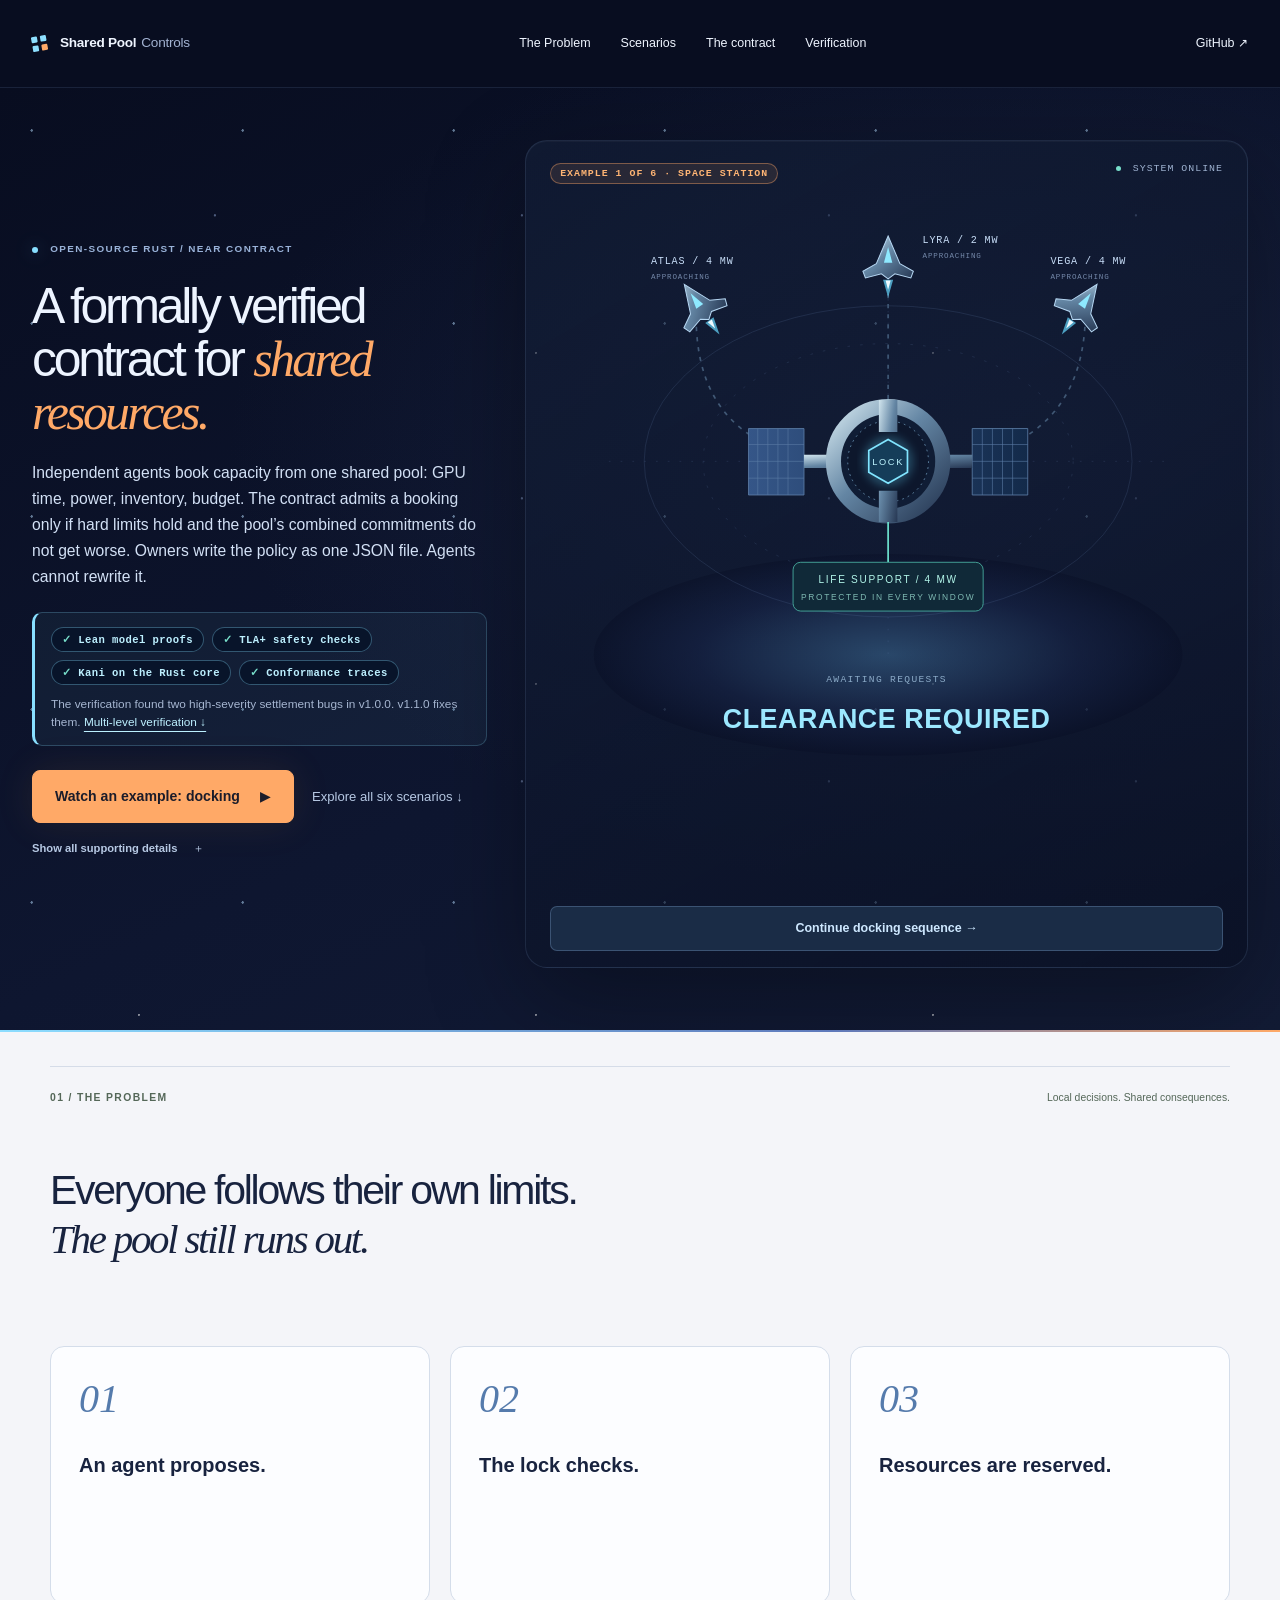
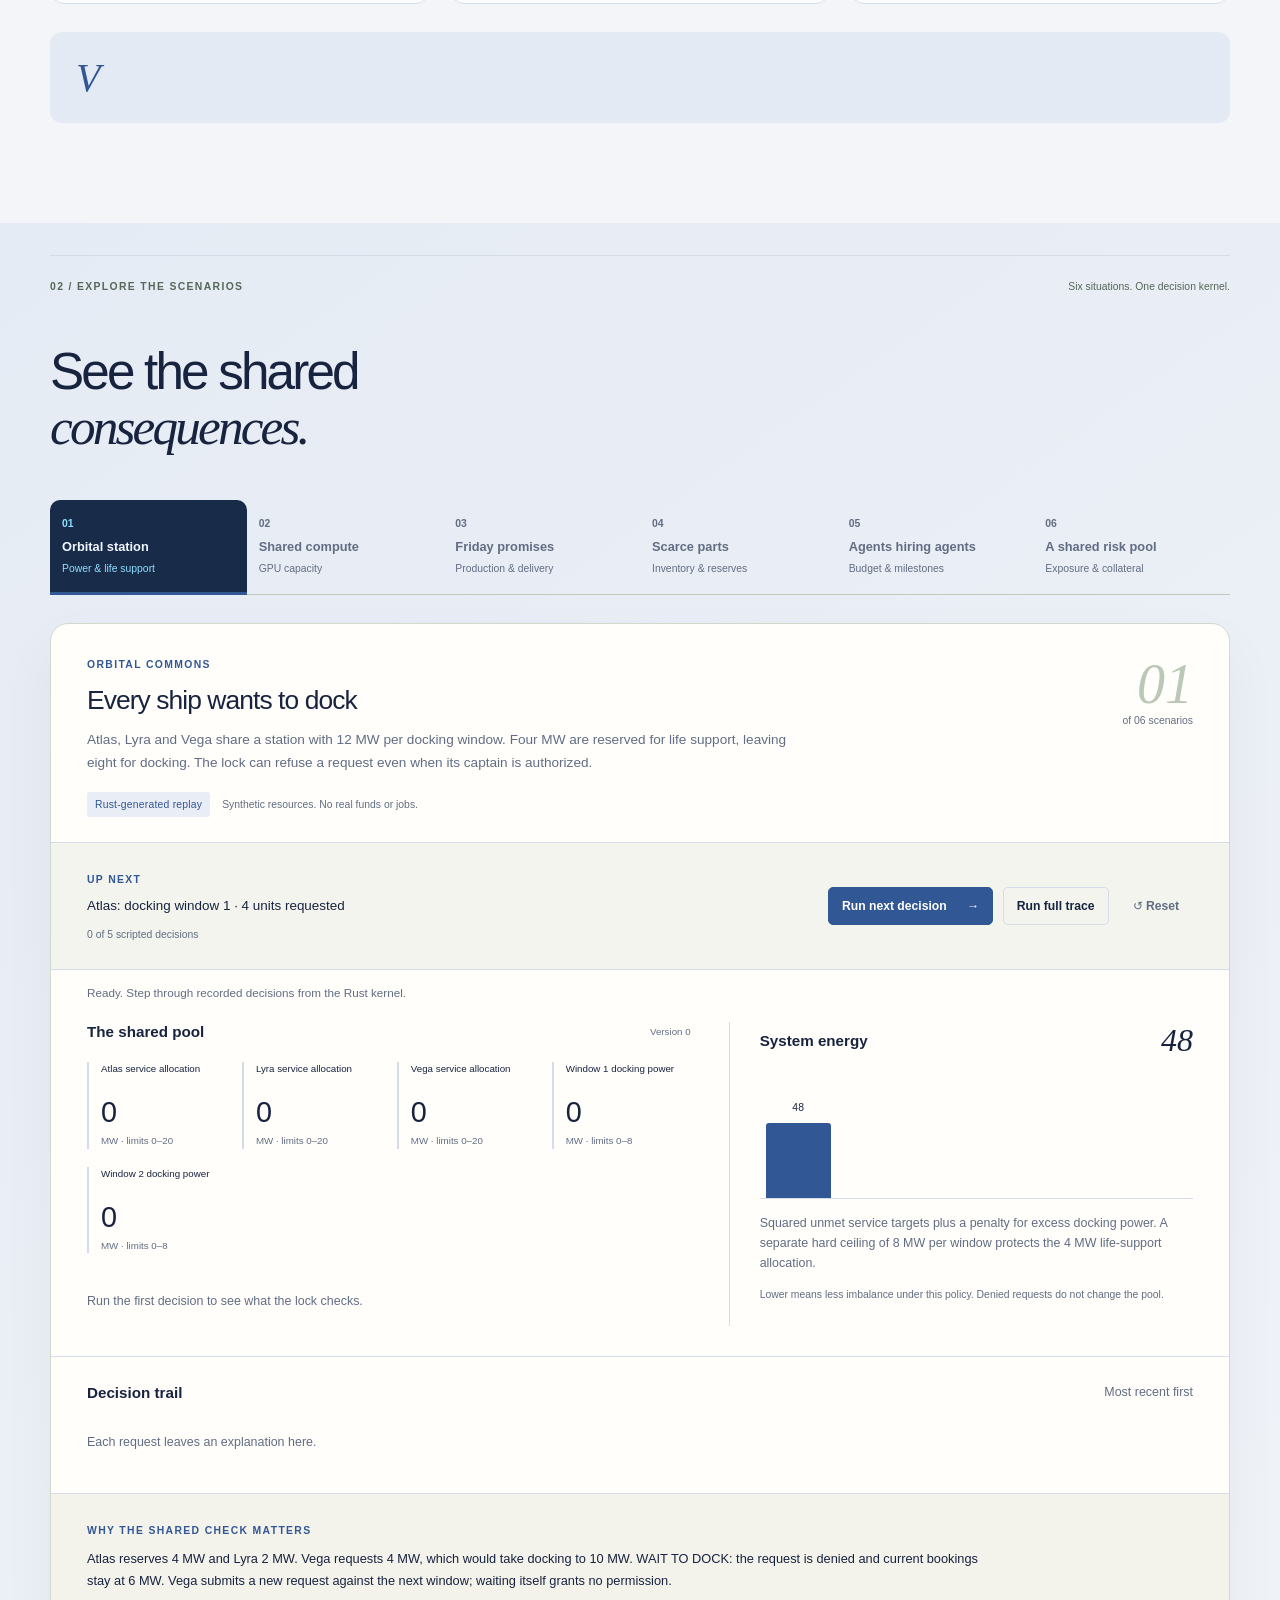
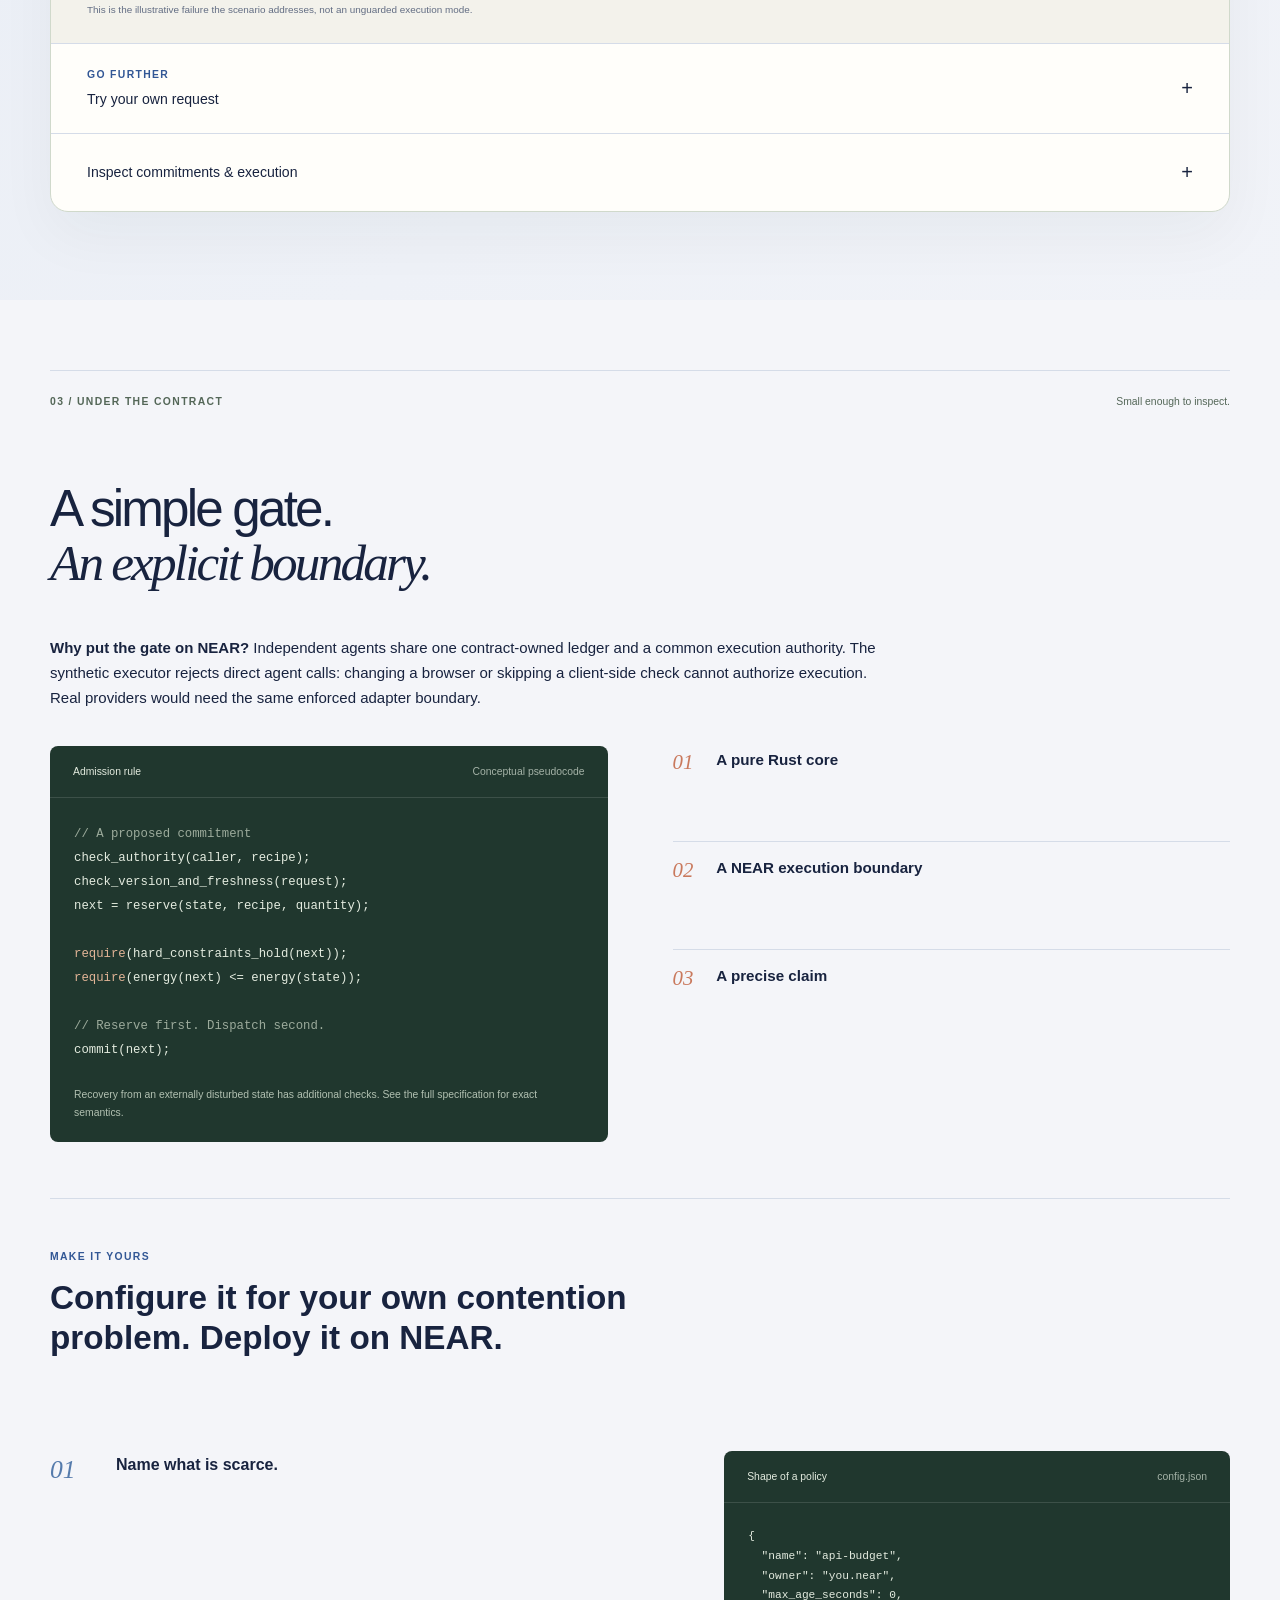
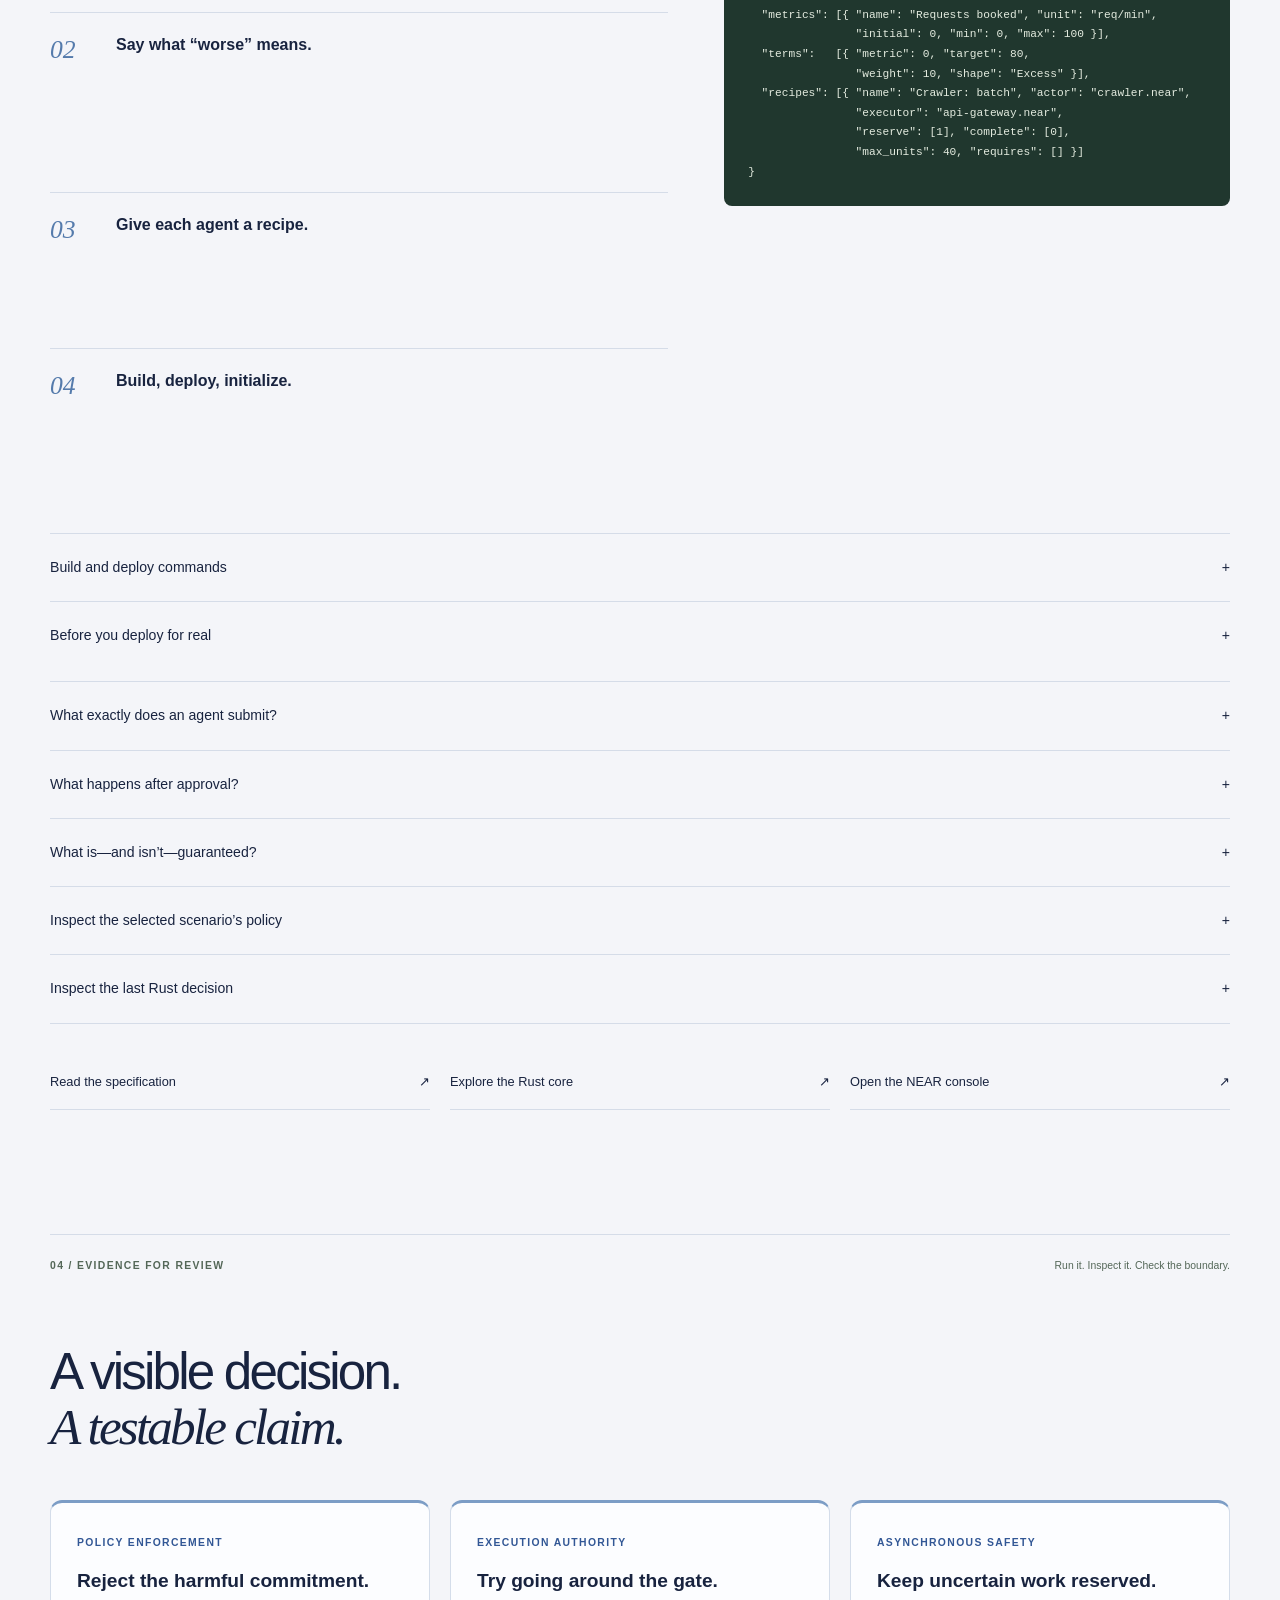
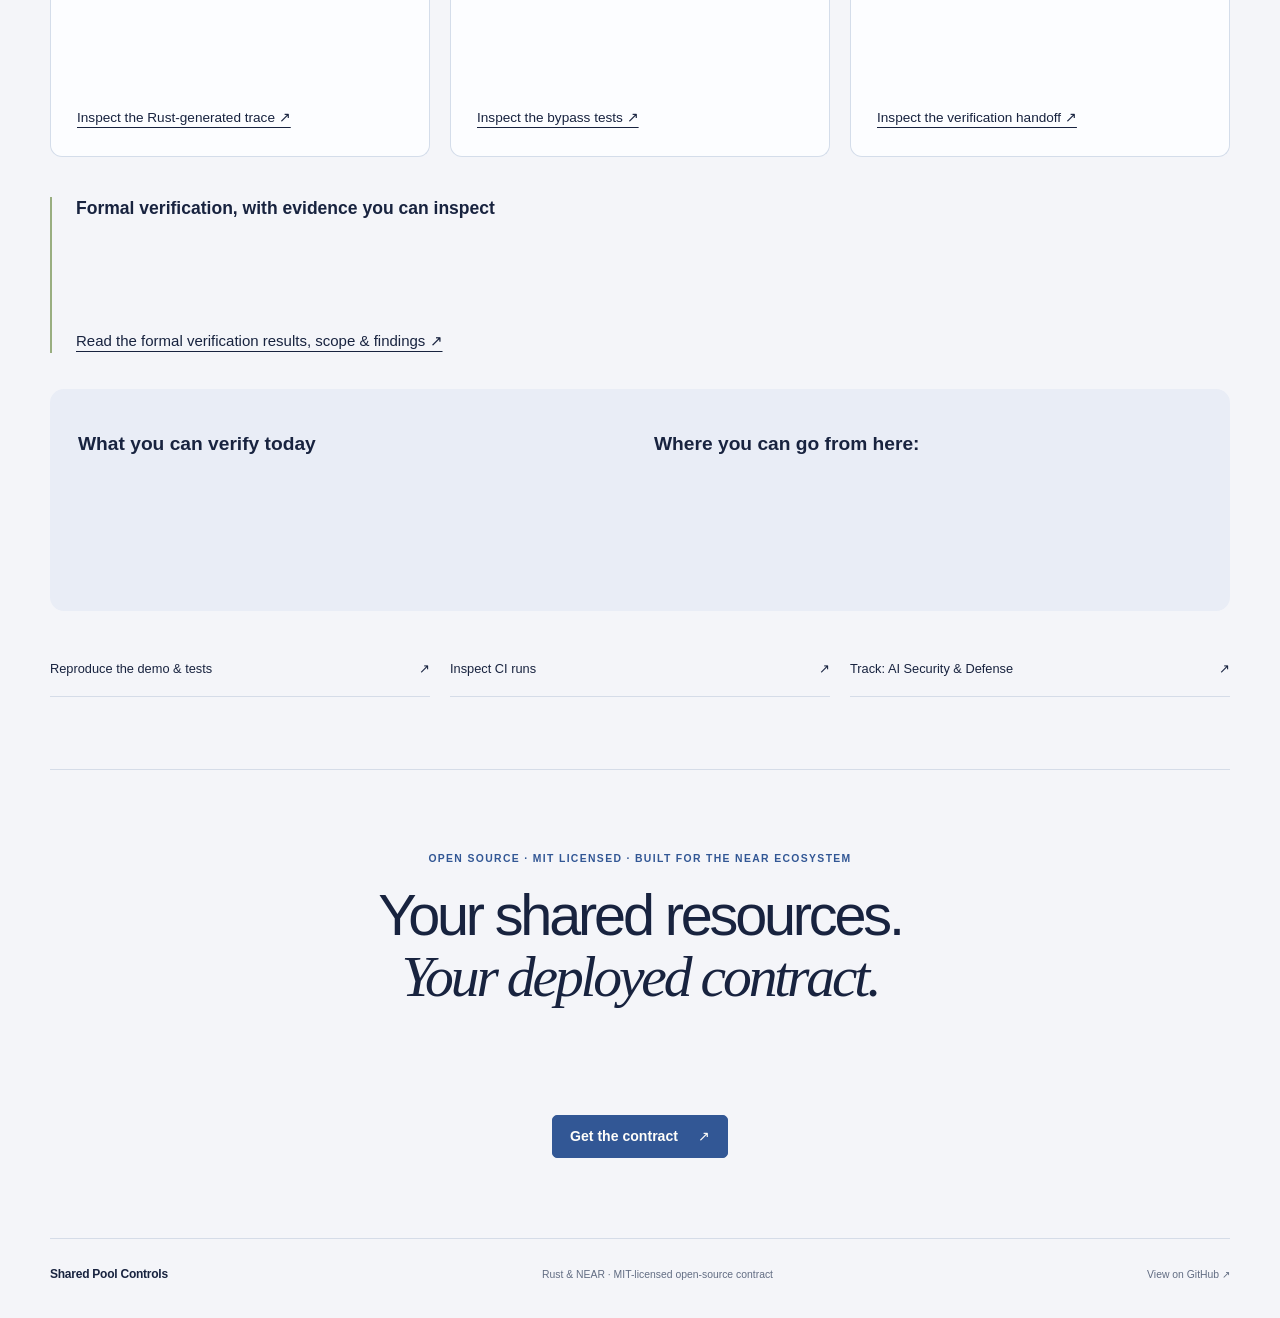
<file: ui/index.html>
<!doctype html>
<html lang="en">
<head>
  <meta charset="utf-8">
  <meta name="viewport" content="width=device-width, initial-scale=1">
  <meta name="theme-color" content="#f5f4ee">
  <meta name="description" content="A formally verified Rust / NEAR contract for managing shared resources. Lean proofs and TLA+ checks back the admission rule; a space-station docking sequence is one of six worked examples.">
  <meta property="og:type" content="website">
  <meta property="og:title" content="Shared Pool Controls — A formally verified contract for shared resources">
  <meta property="og:description" content="An open-source Rust / NEAR contract that keeps independent agents' combined commitments to a shared resource within policy. See an unsafe request blocked.">
  <meta property="og:url" content="https://difflabai.github.io/shared-pool-controls/">
  <meta property="og:image" content="https://difflabai.github.io/shared-pool-controls/images/social-preview.jpg">
  <meta property="og:image:width" content="1200">
  <meta property="og:image:height" content="630">
  <meta property="og:image:alt" content="Three ships approach an orbital station; one is told to wait to dock because docking would consume protected life-support power.">
  <meta name="twitter:card" content="summary_large_image">
  <title>Shared Pool Controls — A formally verified contract for shared resources</title>
  <link rel="stylesheet" href="base.css">
</head>
<body class="story-site">
<a class="skip-link" href="#explorer">Skip to scenario explorer</a>
<header class="site-nav wrap">
  <a class="brand" href="#"><span class="brand-mark" aria-hidden="true"><i></i><i></i><i></i><i></i></span>Shared Pool<span class="brand-light">Controls</span></a>
  <nav aria-label="Main navigation"><a href="#how-it-works">The Problem</a><a href="#explorer">Scenarios</a><a href="#contract">The contract</a><a href="#verification">Verification</a></nav>
  <a class="source-link" href="https://github.com/difflabai/shared-pool-controls">GitHub <span aria-hidden="true">↗</span></a>
</header>
<main>
<section class="hero orbital-hero" aria-labelledby="hero-title">
  <div class="orbit-stars" aria-hidden="true"></div>
  <div class="hero-copy">
    <p class="eyebrow"><span class="dot"></span> Open-source Rust / NEAR contract</p>
    <h1 id="hero-title">A formally verified contract for <em>shared resources.</em></h1>
    <div class="hero-what">Independent agents book capacity from one shared pool: GPU time, power, inventory, budget. The contract admits a booking only if hard limits hold and the pool’s combined commitments do not get worse. Owners write the policy as one JSON file. Agents cannot rewrite it.</div>
    <div class="proof-strip" aria-label="Formal verification">
      <div class="proof-badges"><span>Lean model proofs</span><span>TLA+ safety checks</span><span>Kani on the Rust core</span><span>Conformance traces</span></div>
      <div class="proof-note">The verification found two high-severity settlement bugs in v1.0.0. v1.1.0 fixes them. <a href="#verification">Multi-level verification ↓</a></div>
    </div>
    <div class="hero-actions"><button class="primary" id="demo-station">Watch an example: docking <span aria-hidden="true">▶</span></button><a class="text-link" href="#explorer">Explore all six scenarios ↓</a></div>
    <button class="reveal-all" id="reveal-all" type="button" hidden>Show all supporting details <span aria-hidden="true">＋</span></button>
  </div>
  <div class="orbital-scene" id="orbital-scene" data-phase="ready" role="group" aria-label="Space station docking power illustration">
    <div class="scene-topline"><span class="example-tag">EXAMPLE 1 OF 6 · SPACE STATION</span><span><i></i> SYSTEM ONLINE</span></div>
    <svg class="station-map" viewBox="0 0 800 600" role="img" aria-label="Three ships route power through a shared station gate. Life support has its own protected reserve.">
      <defs>
        <radialGradient id="planet-glow"><stop stop-color="#4981b0"/><stop offset=".65" stop-color="#19274e"/><stop offset="1" stop-color="#080e25"/></radialGradient>
        <linearGradient id="hull" x2="1" y2="1"><stop stop-color="#d1e5ee"/><stop offset=".45" stop-color="#6486a4"/><stop offset="1" stop-color="#263753"/></linearGradient>
        <linearGradient id="solar"><stop stop-color="#355688"/><stop offset="1" stop-color="#132a4a"/></linearGradient>
        <filter id="light"><feGaussianBlur stdDeviation="5"/></filter>
        <g id="ship"><path d="M0 -25L14 8L30 17L27 25L8 20L0 26L-8 20L-27 25L-30 17L-14 8Z" fill="url(#hull)" stroke="#b6d7f3" stroke-width="1.2"/><path d="M0 -12L5 7H-5Z" fill="#8ee9ff"/><path d="M-6 27L0 48L6 27" fill="#67d8ff" opacity=".7"/><path d="M-3 28L0 39L3 28" fill="#f0faff"/></g>
      </defs>
      <ellipse cx="402" cy="555" rx="350" ry="120" fill="url(#planet-glow)" opacity=".45"/>
      <g fill="none" stroke="#718bba" stroke-opacity=".2"><ellipse cx="402" cy="325" rx="290" ry="185"/><ellipse cx="402" cy="325" rx="220" ry="140" stroke-dasharray="3 12"/><path d="M70 325H730M402 90V555" stroke-dasharray="2 12"/></g>
      <g class="power-route route-atlas"><path d="M174 165Q180 310 337 325"/><circle cx="337" cy="325" r="5"/></g>
      <g class="power-route route-lyra"><path d="M402 102V261"/><circle cx="402" cy="261" r="5"/></g>
      <g class="power-route route-vega"><path d="M636 165Q626 310 467 325"/><circle cx="467" cy="325" r="5"/></g>
      <g class="station-hull">
        <g fill="url(#solar)" stroke="#5b7ca5"><path d="M236 286H302V365H236ZM502 286H568V365H502Z"/><path d="M247 286V365M259 286V365M271 286V365M283 286V365M514 286V365M526 286V365M538 286V365M550 286V365M236 305H302M236 325H302M236 345H302M502 305H568M502 325H568M502 345H568" stroke-width=".7"/></g>
        <path d="M302 317H502V333H302Z" fill="url(#hull)"/>
        <circle cx="402" cy="325" r="65" fill="#101d35" stroke="url(#hull)" stroke-width="18"/>
        <circle cx="402" cy="325" r="48" fill="#0d172c" stroke="#719bbb" stroke-dasharray="2 5"/>
        <path d="M391 252H413V290H391ZM391 360H413V397H391Z" fill="url(#hull)"/>
        <circle class="reactor-halo" cx="402" cy="325" r="30" fill="#65dcff" opacity=".25" filter="url(#light)"/>
        <path d="M402 299L425 312V338L402 351L379 338V312Z" fill="#153d59" stroke="#81e5ff" stroke-width="2"/>
        <text x="402" y="329" text-anchor="middle" fill="#bff5ff" font-size="11" letter-spacing="2">LOCK</text>
      </g>
      <g class="ship ship-atlas"><g transform="translate(174 135) rotate(-35)"><use href="#ship"/></g><text x="120" y="90">ATLAS / 4 MW</text><text class="ship-note" id="atlas-status" x="120" y="108">APPROACHING</text></g>
      <g class="ship ship-lyra"><g transform="translate(402 82)"><use href="#ship"/></g><text x="443" y="65">LYRA / 2 MW</text><text class="ship-note" id="lyra-status" x="443" y="83">APPROACHING</text></g>
      <g class="ship ship-vega"><g transform="translate(636 135) rotate(35)"><use href="#ship"/></g><text x="595" y="90">VEGA / 4 MW</text><text class="ship-note" id="vega-status" x="595" y="108">APPROACHING</text></g>
      <g class="holding-marker" fill="none" stroke="#ffae65"><circle cx="636" cy="135" r="54" stroke-dasharray="7 7"/><path d="M597 190H675"/></g>
      <path d="M402 397V445" fill="none" stroke="#6ee4d0" stroke-width="2"/>
      <rect x="289" y="445" width="226" height="58" rx="9" fill="#102938" stroke="#4cb4a5"/>
      <text x="402" y="470" text-anchor="middle" fill="#b2f5e9" font-size="12" letter-spacing="2">LIFE SUPPORT / 4 MW</text>
      <text x="402" y="490" text-anchor="middle" fill="#7eb9b2" font-size="10" letter-spacing="2">PROTECTED IN EVERY WINDOW</text>
    </svg>
    <div class="flight-command" aria-live="polite"><span class="eyebrow" id="flight-label">Awaiting requests</span><strong id="flight-command">CLEARANCE REQUIRED</strong><p id="flight-detail" data-detail="2">12 MW total. 4 MW protected. Every ship must pass the same gate.</p></div>
    <div class="power-ledger" data-detail="1"><div><span id="window-label">WINDOW 01</span><strong><b id="docking-power">0</b> / 8 <small>MW docking</small></strong></div><div class="power-cells" id="power-cells" aria-label="Docking power booked: zero of eight megawatts"><i></i><i></i><i></i><i></i><i></i><i></i><i></i><i></i><i class="reserved"></i><i class="reserved"></i><i class="reserved"></i><i class="reserved"></i></div><span class="reserve-key">4 MW life support</span></div>
    <button class="station-continue" id="station-next" disabled>Continue docking sequence <span aria-hidden="true">→</span></button>
  </div>
</section>
<section class="premise wrap" id="how-it-works" aria-labelledby="idea-title">
  <div class="section-kicker"><span>01 / The Problem</span><span>Local decisions. Shared consequences.</span></div>
  <div class="premise-heading"><h2 id="idea-title">Everyone follows their own limits.<br><em>The pool still runs out.</em></h2><p>An agent can have permission to act and still make the shared situation worse. Even well-behaved agents can overbook the same capacity. Our security boundary checks authority and the combined consequences—including commitments that have not finished yet.</p></div>
  <div class="mechanism">
    <article><span class="step-number">01</span><h3>An agent proposes.</h3><p>It chooses an approved action and a quantity. The pool’s owner defines the rules; agents cannot rewrite them.</p></article>
    <article><span class="step-number">02</span><h3>The lock checks.</h3><p>The contract evaluates the resulting shared state, including pending commitments. Hard limits must hold and the configured error score must not increase.</p></article>
    <article><span class="step-number">03</span><h3>Resources are reserved.</h3><p>An allowed action reserves capacity before dispatch. A denied action can be revised and checked again. Unknown execution outcomes keep their reservations.</p></article>
  </div>
  <div class="energy-note"><span class="math-symbol" aria-hidden="true">V</span><p data-detail="1"><strong>What is “system energy”?</strong> A policy-defined measure of imbalance: unmet work, excess bookings, uneven stock, or stress-loss exposure. The Lyapunov-style check asks whether an agent’s commitment makes that score worse. It does not predict every future event.</p><code data-detail="2">V(next) ≤ V(now)</code></div>
</section>
<section class="explorer-section" id="explorer" aria-labelledby="explorer-title">
<div class="wrap">
  <div class="section-kicker"><span>02 / Explore the scenarios</span><span>Six situations. One decision kernel.</span></div>
  <div class="section-heading"><h2 id="explorer-title">See the shared<br><em>consequences.</em></h2><p>Start at the space station: a ship must wait because docking would consume protected power. Then explore compute, delivery capacity, inventory, worker budgets, and risk headroom—all using the same Rust gate.</p></div>
  <div class="demo-guide" id="gpu-guide" aria-label="GPU demo guide">
    <div><span class="eyebrow">01 / The conflict</span><p>Research reserves 4 blocks. Evaluation reserves 2. Data asks for 4 more.</p></div>
    <div><span class="eyebrow">02 / The denial</span><p>10 fits the hard ceiling of 12, but energy would rise <strong>20 → 44</strong>. The pool stays at 6.</p></div>
    <div><span class="eyebrow">03 / The revision</span><p>Run the next decision: Data explicitly requests 2. Energy falls <strong>20 → 8</strong>; bookings reach 8.</p></div>
  </div>
  <div class="scenario-tabs" aria-label="Scenario" role="tablist" id="tabs"></div>
  <div id="scenario-panel" role="tabpanel" aria-labelledby="tab-station" class="scenario-shell">
    <div class="scenario-intro"><div><p class="eyebrow" id="category"></p><h3 id="title"></h3><p id="story"></p></div><div class="scenario-counter"><span id="scenario-number">01</span><small>of 06 scenarios</small></div></div>
    <div class="explorer-mode"><span class="badge" id="mode">Connecting to the explorer…</span><span>Synthetic resources. No real funds or jobs.</span></div>
    <div class="playback"><div><span class="eyebrow">Up next</span><p id="next-action">Loading the first request…</p><span id="progress" class="hint"></span></div><div class="row"><button id="next" class="primary">Run next decision <span aria-hidden="true">→</span></button><button id="run">Run full trace</button><button id="reset" class="quiet">↺ Reset</button></div></div>
    <div id="status" class="status-line" role="status" aria-live="polite"></div>
    <div class="explorer-grid">
      <div class="pool-column"><div class="row spread panel-heading"><h4>The shared pool</h4><span class="version-label" id="version"></span></div><div id="metrics" class="metrics"></div><div class="result-slot" id="decision" aria-live="polite"><p class="empty-state">Run the first decision to see what the lock checks.</p></div></div>
      <div class="energy-column"><div class="row spread"><h4>System energy</h4><span id="current-energy" class="score">—</span></div><div class="bars" id="energy" aria-label="Energy across the scenario"></div><p class="hint" id="formula"></p><p class="chart-note">Lower means less imbalance under this policy. Denied requests do not change the pool.</p></div>
    </div>
    <div class="trail"><div class="row spread"><h4>Decision trail</h4><span class="hint">Most recent first</span></div><div id="log"><p class="empty-state">Each request leaves an explanation here.</p></div></div>
    <div class="baseline-note"><span class="eyebrow">Why the shared check matters</span><p id="baseline"></p><small>This is the illustrative failure the scenario addresses, not an unguarded execution mode.</small></div>
    <details class="experiment"><summary><span><span class="eyebrow">Go further</span> Try your own request</span><span class="summary-plus" aria-hidden="true">+</span></summary><div class="experiment-body"><div><label for="recipe">Approved action</label><select id="recipe"></select><label for="units">Quantity</label><input id="units" type="number" min="1" max="100" value="4"><p id="actor" class="hint"></p><div class="row"><button id="preview">Preview</button><button id="submit" class="primary">Submit exact quantity</button><button id="alternative">Suggest a smaller quantity</button></div><p class="hint" id="manual-note">A suggestion changes nothing until you explicitly submit it.</p></div><div><h4>Execution controls</h4><label class="check-label"><input id="auto" type="checkbox" checked> Simulate independent completion after each scripted admission</label><p class="hint">Turn this off to inspect pending commitments. Completion and confirmed nonexecution are simulated provider evidence.</p><button id="shock" hidden>Observe a market shock (+$3m selloff loss)</button></div></div></details>
    <details class="execution-details"><summary>Inspect commitments &amp; execution <span class="summary-plus" aria-hidden="true">+</span></summary><p class="hint">Pending work already counts. An unknown outcome retains its reservation until the registered executor confirms what happened.</p><div class="scroll"><table><thead><tr><th>ID</th><th>Action</th><th>Units</th><th>Status</th><th>Simulate evidence</th></tr></thead><tbody id="commitments"></tbody></table></div></details>
  </div>
</div>
</section>
<section class="contract-section wrap" id="contract" aria-labelledby="contract-title">
  <div class="section-kicker"><span>03 / Under the contract</span><span>Small enough to inspect.</span></div>
  <div class="section-heading"><h2 id="contract-title">A simple gate.<br><em>An explicit boundary.</em></h2><p>NEAR holds the shared policy and reservation ledger. Each submission checks the authenticated caller and current state, then reserves capacity in one contract call. Cross-contract dispatch and authenticated callbacks connect that decision to execution.</p></div>
  <p class="near-boundary"><strong>Why put the gate on NEAR?</strong> Independent agents share one contract-owned ledger and a common execution authority. The synthetic executor rejects direct agent calls: changing a browser or skipping a client-side check cannot authorize execution. Real providers would need the same enforced adapter boundary.</p>
  <div class="contract-grid"><div class="code-panel"><div class="code-header"><span>Admission rule</span><span>Conceptual pseudocode</span></div><pre><code><span class="code-dim">// A proposed commitment</span>
check_authority(caller, recipe);
check_version_and_freshness(request);
next = reserve(state, recipe, quantity);

<span class="code-accent">require</span>(hard_constraints_hold(next));
<span class="code-accent">require</span>(energy(next) &lt;= energy(state));

<span class="code-dim">// Reserve first. Dispatch second.</span>
commit(next);</code></pre><p>Recovery from an externally disturbed state has additional checks. See the full specification for exact semantics.</p></div>
  <div class="technical-points"><article><span>01</span><div><h3>A pure Rust core</h3><p>Bounded data, checked integer arithmetic, fixed recipes. No NEAR dependency in the core’s default build.</p></div></article><article><span>02</span><div><h3>A NEAR execution boundary</h3><p>The synthetic adapter accepts execution only from the lock. Callback failure does not automatically release a commitment.</p></div></article><article><span>03</span><div><h3>A precise claim</h3><p>Accepted reservations do not increase the configured potential. External events can. Lean model proofs, TLA+ checks, and Kani verification of the Rust core target v1.1.0. <a href="https://github.com/difflabai/formalver/pull/32">Explore the formal verification.</a></p></div></article></div></div>
  <div class="deploy-guide" id="deploy" aria-labelledby="deploy-title">
    <div class="deploy-intro"><span class="eyebrow">Make it yours</span><h3 id="deploy-title">Configure it for your own contention problem. Deploy it on NEAR.</h3><p data-detail="1">Everything that makes the six scenarios different is data. Describe your shared resource in one JSON policy, then deploy the same tested Wasm.</p></div>
    <ol class="deploy-steps">
      <li><span class="step-number">01</span><div><h4>Name what is scarce.</h4><p data-detail="1">Each <code>metric</code> is a quantity the pool tracks, with hard <code>min</code> and <code>max</code> bounds: GPU blocks, MW, inventory, budget.</p><p data-detail="2">Add one metric per window or bucket you need to protect separately. A protected reserve is simply a lower <code>max</code> on the shared bucket.</p></div></li>
      <li><span class="step-number">02</span><div><h4>Say what “worse” means.</h4><p data-detail="1">Each <code>term</code> scores imbalance: <code>Target</code> distance, <code>Excess</code> over a line, or <code>Deficit</code> below one. Admission requires the total never rises.</p><p data-detail="2">Weights decide which problems matter most. Hard bounds and the score are separate checks; a lower score never buys a breach.</p></div></li>
      <li><span class="step-number">03</span><div><h4>Give each agent a recipe.</h4><p data-detail="1">A <code>recipe</code> fixes who may ask (<code>actor</code>), who executes (<code>executor</code>), what is reserved, and what completion changes. Agents choose only a recipe and a quantity.</p><p data-detail="2"><code>requires</code> chains recipes, so a later step can need an earlier one to finish first.</p></div></li>
      <li><span class="step-number">04</span><div><h4>Build, deploy, initialize.</h4><p data-detail="1">Policy is immutable once <code>new</code> runs, so review it first. Deploy and initialize in one transaction from the contract’s own account.</p><p data-detail="2">Then check the code hash, preview as an agent, and submit.</p></div></li>
    </ol>
    <div class="code-panel deploy-code"><div class="code-header"><span>Shape of a policy</span><span>config.json</span></div><pre><code>{
  "name": "api-budget",
  "owner": "you.near",
  "max_age_seconds": 0,
  "metrics": [{ "name": "Requests booked", "unit": "req/min",
                "initial": 0, "min": 0, "max": 100 }],
  "terms":   [{ "metric": 0, "target": 80,
                "weight": 10, "shape": "Excess" }],
  "recipes": [{ "name": "Crawler: batch", "actor": "crawler.near",
                "executor": "api-gateway.near",
                "reserve": [1], "complete": [0],
                "max_units": 40, "requires": [] }]
}</code></pre></div>
    <div class="deploy-commands">
      <details><summary>Build and deploy commands <span aria-hidden="true">+</span></summary><div class="detail-body">
<pre><code># 1. Build both Wasm contracts and a provenance manifest
./scripts/build.sh

# 2. Deploy and initialize the lock in one transaction
#    (near-cli-rs syntax; check `near contract deploy --help` for your version)
near contract deploy pool.you.near \
  use-file target/wasm32-unknown-unknown/release/pool_contract.wasm \
  with-init-call new json-args "$(jq -c '{config: .}' config.json)" \
  prepaid-gas '100 Tgas' attached-deposit '0 NEAR' \
  network-config testnet sign-with-keychain send

# 3. Deploy and initialize the executor named in each recipe's "executor"
#    field (api-gateway.near in the example). The bundled pool_executor.wasm
#    is synthetic; use your own adapter for real resources. Without an
#    initialized executor, the first dispatch ends in an "unknown" outcome
#    and the reservation stays held.
near contract deploy api-gateway.near \
  use-file target/wasm32-unknown-unknown/release/pool_executor.wasm \
  with-init-call new json-args '{"lock":"pool.you.near","operator":"you.near"}' \
  prepaid-gas '100 Tgas' attached-deposit '0 NEAR' \
  network-config testnet sign-with-keychain send

# 4. Read the pool back and compare the code hash to your build manifest
near contract call-function as-read-only pool.you.near get_pool \
  json-args {} network-config testnet now</code></pre>
        <p>Use <a href="https://github.com/difflabai/shared-pool-controls/blob/main/docs/api.md#deployment-preparation">the deployment checklist</a> for account setup, then open <a href="live.html">the NEAR console</a> with your account and expected code hash.</p>
      </div></details>
      <details><summary>Before you deploy for real <span aria-hidden="true">+</span></summary><div class="detail-body"><p>Replace every <code>executor</code> with an adapter you control. The bundled executor is synthetic: it proves the gate, not a connection to your GPUs, warehouse, or funds. A real adapter must implement the <code>execute</code> and <code>status</code> protocol, idempotency, and authoritative cancellation, and it must leave agents no route around the lock.</p><p>Policy and principals cannot be edited after initialization. A pool holds at most 32 metrics and 32 recipes, and keeps its 256 most recent commitments; a new one replaces the oldest once that has ended. The contract is not independently audited. Formal verification of v1.0.0 found issues; v1.1.0 fixes them. Future versions are likely to add more capabilities, check that the contract version you use has the capabilities you want (sometimes simpler is better). Test on testnet first.</p></div></details>
    </div>
  </div>
  <div class="contract-details">
    <details><summary>What exactly does an agent submit? <span aria-hidden="true">+</span></summary><div class="detail-body"><p>A recipe ID, an exact integer quantity, the state version it reviewed, and a short expiry. Recipes fix the actor, executor, effects, and prerequisites. The agent cannot supply its own risk estimate or ledger delta.</p><pre><code>{
  "recipe": 0,
  "units": 2,
  "version": 4,
  "expires_at": "current time + 10 minutes"
}</code></pre><p class="hint">Illustrative request: the real expiry is an integer timestamp. A stale version is rejected and must be reviewed again.</p></div></details>
    <details><summary>What happens after approval? <span aria-hidden="true">+</span></summary><div class="detail-body"><div class="lifecycle-flow"><span>Reserved</span><b>→</b><span>Dispatched</span><b>→</b><span>Active</span><b>→</b><span>Completed</span></div><p>Unknown execution outcomes keep their encumbrance. Before dispatch, the actor or owner can cancel. After dispatch, release requires definitive nonexecution evidence from the registered executor.</p></div></details>
    <details><summary>What is—and isn’t—guaranteed? <span aria-hidden="true">+</span></summary><div class="detail-body"><p>The kernel checks the configured bounds and potential against a modeled state. It does not guarantee fairness, profitable trades, truthful external observations, or eventual completion. The immutable policy and registered evidence authorities are part of the trust boundary.</p><p>Compute jobs, deliveries, worker payments, and financial positions in this explorer are synthetic. Real-world enforcement requires an adapter without a route around the lock. Dedicated multi-level verification of v1.1.0 includes model proofs, checks, and Kani on the Rust core. <a href="https://github.com/difflabai/formalver/pull/32">The verification PR</a> reports settlement/liveness findings. v1.1.0 fixes them (<a href="https://github.com/difflabai/shared-pool-controls/blob/main/docs/verification-findings.md">findings</a>). The contract is not independently audited.</p></div></details>
    <details><summary>Inspect the selected scenario’s policy <span aria-hidden="true">+</span></summary><div class="detail-body"><pre id="policy"></pre></div></details>
    <details><summary>Inspect the last Rust decision <span aria-hidden="true">+</span></summary><div class="detail-body"><pre id="raw">Run a scenario decision to inspect its response.</pre></div></details>
  </div>
  <div class="resource-links"><a href="https://github.com/difflabai/shared-pool-controls/blob/main/docs/spec.md"><span>Read the specification</span><span aria-hidden="true">↗</span></a><a href="https://github.com/difflabai/shared-pool-controls/tree/main/crates/core"><span>Explore the Rust core</span><span aria-hidden="true">↗</span></a><a href="live.html"><span>Open the NEAR console</span><span aria-hidden="true">↗</span></a></div>
</section>
<section class="evidence-section wrap" id="evidence" aria-labelledby="evidence-title">
  <div class="section-kicker"><span>04 / Evidence for review</span><span>Run it. Inspect it. Check the boundary.</span></div>
  <div class="section-heading"><h2 id="evidence-title">A visible decision.<br><em>A testable claim.</em></h2><p>The deliverable is an MIT-licensed contract for the NEAR ecosystem. Fork it, define the shared resources and policy for your application, and connect an enforced executor. The six scripted scenarios show how the same admission rule applies across businesses.</p></div>
  <div class="evidence-grid">
    <article><span class="eyebrow">Policy enforcement</span><h3>Reject the harmful commitment.</h3><p>The GPU trace includes a request that passes hard capacity bounds but raises energy. It is denied without reserving resources.</p><a href="https://github.com/difflabai/shared-pool-controls/blob/main/scenarios/gpu/trace.json">Inspect the Rust-generated trace ↗</a></article>
    <article><span class="eyebrow">Execution authority</span><h3>Try going around the gate.</h3><p>NEAR sandbox tests attempt direct executor calls and agent-authored settlement. Both fail; registered execution evidence is required.</p><a href="https://github.com/difflabai/shared-pool-controls/blob/main/crates/sandbox/tests/integration.rs">Inspect the bypass tests ↗</a></article>
    <article><span class="eyebrow">Asynchronous safety</span><h3>Keep uncertain work reserved.</h3><p>Sandbox tests exercise stale requests, unknown execution outcomes, and reconciliation. A failed callback alone does not free capacity.</p><a href="https://github.com/difflabai/shared-pool-controls/blob/main/docs/verification-handoff.md">Inspect the verification handoff ↗</a></article>
  </div>
  <div class="near-boundary" id="verification"><h3>Formal verification, with evidence you can inspect</h3><p>Dedicated multi-level verification of the contract includes Lean model proofs, bounded TLA+ checks, Kani on the Rust core, and conformance traces against the Rust core. The work targets v1.1.0, source revision <code>57b3f02</code>. Verification found high-severity settlement/liveness findings F-1 and F-2. v1.1.0 fixes them and the lower-severity findings (<a href="https://github.com/difflabai/shared-pool-controls/blob/main/docs/verification-findings.md">findings</a>).</p><a href="https://github.com/difflabai/formalver/pull/32">Read the formal verification results, scope &amp; findings ↗</a></div>
  <div class="review-status"><div><h3>What you can verify today</h3><p>Rust kernel, NEAR lock and synthetic executor, six deterministic scenarios, local Wasm integration tests, and a static explorer. The browser demo is a simulation or recorded replay—not a public-chain transaction.</p></div><div><h3>Where you can go from here:</h3><p>Integrate into your systems, real payments, live LLM agents, or NEAR Intents integration. Note that this contract has been formally verified but has not been independently audited. Review the contract mechanics to adapt them to your use case.</p></div></div>
  <div class="resource-links"><a href="https://github.com/difflabai/shared-pool-controls/blob/main/docs/judges-guide.md"><span>Reproduce the demo &amp; tests</span><span aria-hidden="true">↗</span></a><a href="https://github.com/difflabai/shared-pool-controls/actions"><span>Inspect CI runs</span><span aria-hidden="true">↗</span></a><a href="https://nearhackathon.com/"><span>Track: AI Security &amp; Defense</span><span aria-hidden="true">↗</span></a></div>
</section>
<section class="closing wrap"><p class="eyebrow">Open source · MIT licensed · Built for the NEAR ecosystem</p><h2>Your shared resources.<br><em>Your deployed contract.</em></h2><p>Modify the contract and policy for your application. Review the verification findings, connect your execution adapter, and deploy a gate your agents share.</p><a class="button primary" href="https://github.com/difflabai/shared-pool-controls">Get the contract <span aria-hidden="true">↗</span></a></section>
</main>
<footer class="site-footer wrap"><a class="brand" href="#">Shared Pool Controls</a><p>Rust &amp; NEAR · MIT-licensed open-source contract</p><a href="https://github.com/difflabai/shared-pool-controls">View on GitHub ↗</a></footer>
<script src="app.js"></script>
</body></html>
</file>
<file: ui/base.css>
/* Preserve semantic visibility even when component styles set display. */
[hidden] {
  display:none !important;
}
:root {
  color-scheme:light;
  --bg:#f5f4ee;
  --panel:#fffefa;
  --text:#20372e;
  --muted:#647069;
  --line:#d8ddd3;
  --accent:#225b42;
  --soft:#e8eee3;
  --bad:#a54432;
  --warn:#85622d;
  --coral:#c9795d;
  --serif:Georgia,'Times New Roman',serif
}
* {
  box-sizing:border-box
}
html {
  scroll-behavior:smooth;
  scroll-padding-top:28px
}
body {
  margin:0;
  background:var(--bg);
  color:var(--text);
  font:15px/1.65 -apple-system,BlinkMacSystemFont,'Segoe UI',sans-serif
}
a {
  color:inherit;
  text-decoration-thickness:1px;
  text-underline-offset:5px
}
button,input,select,textarea {
  font:inherit;
  color:inherit
}
button,.button {
  border:1px solid var(--line);
  border-radius:5px;
  padding:11px 17px;
  background:transparent;
  text-decoration:none;
  cursor:pointer;
  display:inline-flex;
  align-items:center;
  justify-content:center;
  gap:20px;
  line-height:1.35;
  font-size:.88rem;
  font-weight:550;
  transition:background .15s,border-color .15s
}
button:hover,.button:hover {
  background:var(--soft);
  border-color:var(--accent)
}
button.primary,.button.primary {
  background:var(--accent);
  border-color:var(--accent);
  color:#fffefa
}
button.primary:hover,.button.primary:hover {
  background:#183f2e
}
button:disabled {
  opacity:.45;
  cursor:default
}
.quiet {
  border-color:transparent;
  color:var(--muted)
}
button:focus-visible,a:focus-visible,input:focus-visible,select:focus-visible,summary:focus-visible {
  outline:3px solid #c27a56;
  outline-offset:4px
}
input,select,textarea {
  border:1px solid var(--line);
  background:var(--panel);
  border-radius:4px;
  padding:10px;
  max-width:100%
}
select {
  width:100%
}
input[type=number] {
  width:110px
}
input[type=checkbox] {
  accent-color:var(--accent)
}
label {
  display:block;
  font-size:.85rem;
  margin:12px 0 5px
}
.check-label {
  display:flex;
  gap:10px;
  align-items:flex-start
}
.check-label input {
  margin-top:6px
}
h1,h2,h3,h4,p {
  margin-top:0
}
h1,h2 {
  font-weight:450;
  letter-spacing:-.055em;
  line-height:1.06
}
h3,h4 {
  font-weight:600;
  line-height:1.3
}
h4 {
  font-size:.95rem;
  margin-bottom:0
}
em {
  font-family:var(--serif);
  font-weight:400;
  letter-spacing:-.055em
}
p {
  margin-bottom:1em
}
.wrap {
  width:min(1180px,calc(100% - 96px));
  margin-inline:auto
}
.eyebrow,.section-kicker {
  font-size:.65rem;
  letter-spacing:.13em;
  text-transform:uppercase;
  font-weight:650
}
.eyebrow {
  color:var(--accent);
  margin-bottom:18px
}
.row {
  display:flex;
  flex-wrap:wrap;
  gap:10px;
  align-items:center
}
.spread {
  justify-content:space-between
}
.hint,.muted {
  color:var(--muted)
}
.hint {
  font-size:.78rem;
  line-height:1.6
}
.badge,.tiny-tag {
  display:inline-flex;
  align-items:center;
  font-size:.65rem;
  letter-spacing:.02em;
  padding:4px 8px;
  border-radius:3px;
  background:var(--soft);
  color:var(--accent)
}
.bad {
  color:var(--bad)
}
.warn {
  color:var(--warn)
}
.skip-link {
  position:absolute;
  left:20px;
  top:-80px;
  z-index:5;
  background:var(--panel);
  padding:10px
}
.skip-link:focus {
  top:10px
}
.site-nav {
  min-height:98px;
  display:flex;
  gap:30px;
  align-items:center;
  justify-content:space-between;
  border-bottom:1px solid var(--line)
}
.brand {
  display:inline-flex;
  align-items:center;
  gap:9px;
  font-size:.85rem;
  font-weight:700;
  text-decoration:none;
  letter-spacing:-.02em;
  white-space:nowrap
}
.brand-light {
  font-weight:400;
  color:var(--muted);
  margin-left:-4px
}
.brand-mark {
  display:grid;
  grid-template-columns:repeat(2,6px);
  gap:3px;
  margin-right:4px;
  transform:rotate(-10deg)
}
.brand-mark i {
  width:6px;
  height:6px;
  background:var(--accent);
  border-radius:1px
}
.brand-mark i:last-child {
  background:var(--coral)
}
.site-nav nav {
  display:flex;
  gap:30px;
  font-size:.78rem
}
.site-nav nav a,.source-link {
  text-decoration:none
}
.site-nav nav a:hover,.source-link:hover {
  text-decoration:underline
}
.source-link {
  font-size:.78rem
}
.hero {
  padding-block:90px 100px;
  display:grid;
  grid-template-columns:1.05fr 1fr;
  gap:55px;
  align-items:center
}
.dot {
  display:inline-block;
  width:6px;
  height:6px;
  border-radius:50%;
  background:var(--coral);
  margin-right:8px;
  vertical-align:middle
}
.hero h1 {
  font-size:clamp(3.25rem,5.35vw,5rem);
  margin:22px 0 28px
}
.hero-intro {
  font-size:1rem;
  line-height:1.8;
  max-width:440px;
  color:var(--muted)
}
.hero-actions {
  display:flex;
  align-items:center;
  gap:24px;
  flex-wrap:wrap;
  margin-top:30px
}
.text-link {
  font-size:.82rem;
  text-decoration:none
}
.hero-caption {
  margin:24px 0 0;
  font-size:.7rem;
  color:var(--muted)
}
.hero-diagram {
  border:1px solid var(--line);
  border-radius:12px;
  background:linear-gradient(145deg,#eeeee5,#f9f9f3);
  padding:26px 24px 20px;
  position:relative
}
.diagram-heading {
  display:flex;
  justify-content:space-between;
  align-items:center;
  margin-bottom:35px
}
.diagram-heading .eyebrow {
  margin:0;
  font-size:.65rem
}
.tiny-tag {
  background:transparent;
  border:1px solid var(--line);
  color:var(--muted);
  font-size:.65rem
}
.agent-requests {
  display:grid;
  grid-template-columns:repeat(3,1fr);
  gap:8px
}
.request-chip {
  display:flex;
  gap:7px;
  align-items:center;
  padding:12px 8px;
  background:var(--panel);
  border:1px solid var(--line);
  border-radius:6px;
  font-size:.67rem;
  font-weight:600
}
.request-chip small {
  display:block;
  font-size:.62rem;
  font-weight:400;
  color:var(--muted)
}
.agent-icon {
  width:25px;
  height:28px;
  display:grid;
  place-items:center;
  border-radius:5px;
  background:var(--soft);
  font-size:.67rem;
  flex-shrink:0
}
.request-warm .agent-icon {
  background:#f1ddd1;
  color:#974c34
}
.diagram-connectors {
  height:82px;
  position:relative
}
.diagram-connectors svg {
  width:100%;
  height:65px;
  position:absolute;
  top:0
}
.diagram-connectors path {
  stroke:#b2bfb0;
  fill:none;
  stroke-width:1
}
.diagram-connectors span {
  position:absolute;
  top:32px;
  left:50%;
  transform:translateX(-50%);
  white-space:nowrap;
  font-size:.65rem;
  color:var(--muted);
  background:#f1f2e9;
  padding:2px 7px
}
.lock-card {
  background:var(--text);
  color:var(--panel);
  display:flex;
  gap:13px;
  align-items:center;
  padding:20px 16px;
  border-radius:7px;
  box-shadow:0 10px 26px #193e2310
}
.lock-icon {
  font-size:30px;
  color:#bfceac;
  line-height:1
}
.lock-card strong {
  font-size:.83rem;
  font-weight:500
}
.lock-card p {
  font-size:.61rem;
  color:#c7d2c7;
  margin:4px 0 0
}
.lock-check {
  margin-left:auto;
  font-size:18px;
  color:#bdcdb0
}
.down-stem {
  height:28px;
  width:1px;
  background:#b2bfb0;
  margin:auto
}
.pool-illustration {
  background:var(--panel);
  border:1px solid var(--line);
  padding:20px 16px;
  border-radius:7px
}
.pool-illustration strong {
  font-size:.75rem;
  font-weight:550
}
.healthy-label {
  font-size:.65rem;
  color:var(--accent)
}
.healthy-label:before {
  content:'●';
  margin-right:5px;
  font-size:6px
}
.pool-blocks {
  display:grid;
  grid-template-columns:repeat(8,1fr);
  gap:5px;
  margin:16px 0
}
.pool-blocks i {
  height:38px;
  border-radius:3px;
  background:#416b4d
}
.pool-blocks .block-light {
  background:#9db394
}
.pool-blocks .block-warm {
  background:#cf9679
}
.diagram-key {
  font-size:.65rem;
  color:var(--muted);
  gap:4px
}
.diagram-footnote {
  font-size:.65rem;
  color:var(--muted);
  margin:18px 4px 0;
  line-height:1.6
}
.section-kicker {
  display:flex;
  justify-content:space-between;
  gap:20px;
  padding:22px 0;
  border-top:1px solid var(--line);
  color:var(--muted)
}
.section-kicker span:last-child {
  text-transform:none;
  letter-spacing:0;
  font-weight:400
}
.premise {
  padding-bottom:100px
}
.premise-heading {
  display:grid;
  grid-template-columns:1.3fr 1fr;
  gap:70px;
  margin:38px 0 48px;
  align-items:start
}
.premise h2 {
  font-size:clamp(2rem,3.2vw,3rem);
  line-height:1.2
}
.premise-heading>p {
  font-size:.9rem;
  color:var(--muted);
  line-height:1.85;
  margin-top:7px
}
.mechanism {
  display:grid;
  grid-template-columns:repeat(3,1fr);
  gap:38px
}
.mechanism article {
  border-top:1px solid var(--line);
  padding:24px 0
}
.step-number {
  font:italic 1.5rem var(--serif);
  color:var(--coral);
  display:block;
  margin-bottom:20px
}
.mechanism h3 {
  font-size:1.05rem;
  margin-bottom:12px
}
.mechanism p {
  font-size:.83rem;
  line-height:1.8;
  color:var(--muted)
}
.energy-note {
  border:1px solid var(--line);
  display:flex;
  gap:24px;
  align-items:center;
  padding:22px 26px;
  margin-top:15px;
  border-radius:6px
}
.math-symbol {
  font:italic 2.5rem var(--serif);
  color:var(--accent)
}
.energy-note p {
  font-size:.8rem;
  color:var(--muted);
  margin:0;
  flex:1
}
.energy-note strong {
  color:var(--text)
}
.energy-note code {
  font-size:.77rem;
  white-space:nowrap;
  color:var(--accent);
  padding:10px;
  background:var(--soft);
  border-radius:4px
}
.explorer-section {
  background:#e9eee6;
  padding:32px 0 88px
}
.section-heading {
  display:flex;
  justify-content:space-between;
  gap:70px;
  align-items:end;
  margin:28px 0 46px
}
.section-heading h2 {
  font-size:clamp(2.7rem,4vw,3.8rem);
  margin:0
}
.section-heading>p {
  max-width:400px;
  font-size:.88rem;
  line-height:1.85;
  color:var(--muted);
  margin:0
}
.scenario-tabs {
  display:grid;
  grid-template-columns:repeat(5,1fr);
  gap:0;
  border-bottom:1px solid #bdc9ba;
  margin-bottom:28px
}
.scenario-tabs button {
  border:0;
  border-radius:0;
  text-align:left;
  padding:16px 12px 18px;
  display:block;
  color:var(--muted);
  font-size:.8rem;
  position:relative;
  line-height:1.45;
  background:transparent
}
.scenario-tabs button small {
  display:block;
  font-size:.65rem;
  color:var(--muted);
  font-weight:400;
  margin-top:4px
}
.scenario-tabs button .tab-index {
  font-size:.65rem;
  display:block;
  margin-bottom:7px;
  color:var(--muted)
}
.scenario-tabs button[aria-selected=true] {
  color:var(--accent)
}
.scenario-tabs button[aria-selected=true]:after {
  content:'';
  height:3px;
  position:absolute;
  bottom:-1px;
  left:0;
  right:0;
  background:var(--accent)
}
.scenario-tabs button:hover {
  background:#dfe7db
}
.scenario-shell {
  background:var(--panel);
  border:1px solid #d0d9cb;
  border-radius:10px;
  overflow:hidden;
  box-shadow:0 6px 16px #193e2304
}
.scenario-intro {
  display:flex;
  justify-content:space-between;
  gap:30px;
  padding:32px 36px 18px
}
.scenario-intro .eyebrow {
  font-size:.65rem;
  margin-bottom:10px
}
.scenario-intro h3 {
  font-size:1.65rem;
  font-weight:500;
  letter-spacing:-.035em;
  margin-bottom:12px;
  max-width:740px
}
.scenario-intro p:not(.eyebrow) {
  max-width:720px;
  color:var(--muted);
  font-size:.85rem;
  margin:0
}
.scenario-counter {
  text-align:right;
  flex-shrink:0;
  min-width:90px
}
.scenario-counter span {
  font:italic 3.5rem var(--serif);
  color:#bbc8b8;
  line-height:1
}
.scenario-counter small {
  display:block;
  font-size:.65rem;
  color:var(--muted)
}
.explorer-mode {
  display:flex;
  gap:12px;
  align-items:center;
  flex-wrap:wrap;
  padding:0 36px 25px;
  font-size:.65rem;
  color:var(--muted)
}
.explorer-mode .badge {
  font-size:.65rem
}
.playback {
  background:#f2f4ed;
  border-block:1px solid var(--line);
  padding:23px 36px;
  display:flex;
  gap:25px;
  align-items:center;
  justify-content:space-between
}
.playback .eyebrow {
  font-size:.65rem
}
.playback p {
  font-size:.84rem;
  margin:4px 0
}
.playback .hint {
  font-size:.65rem
}
.playback button {
  font-size:.76rem;
  padding:10px 13px;
  white-space:nowrap
}
.status-line {
  margin:0 36px;
  font-size:.73rem;
  color:var(--muted);
  padding-top:13px;
  min-height:30px
}
.status-line.bad {
  color:var(--bad)
}
.explorer-grid {
  display:grid;
  grid-template-columns:1.3fr 1fr;
  padding:20px 36px 30px;
  gap:38px
}
.panel-heading {
  margin-bottom:20px
}
.version-label {
  font-size:.61rem;
  color:var(--muted)
}
.metrics {
  display:grid;
  grid-template-columns:repeat(auto-fit,minmax(135px,1fr));
  gap:18px 16px
}
.metric {
  border-left:2px solid var(--line);
  padding-left:12px
}
.metric strong {
  display:block;
  font-weight:500;
  font-size:1.8rem;
  letter-spacing:-.04em;
  font-variant-numeric:tabular-nums;
  line-height:1.5
}
.metric small {
  display:block;
  font-size:.61rem;
  color:var(--muted);
  line-height:1.5
}
.metric small:first-child {
  min-height:29px;
  color:var(--text)
}
.energy-column {
  border-left:1px solid var(--line);
  padding-left:30px
}
.score {
  font:italic 2rem var(--serif)
}
.bars {
  display:flex;
  align-items:flex-end;
  gap:9px;
  height:120px;
  margin:20px 0 15px;
  border-bottom:1px solid var(--line);
  padding:24px 6px 0
}
.bar {
  flex:1;
  min-width:4px;
  max-width:65px;
  border-radius:3px 3px 0 0;
  background:#7d9c76;
  position:relative
}
.bar:last-child {
  background:var(--accent)
}
.bar span {
  position:absolute;
  top:-24px;
  left:50%;
  transform:translateX(-50%);
  font-size:.65rem
}
.chart-note {
  font-size:.65rem;
  color:var(--muted);
  line-height:1.65
}
.result-slot {
  margin-top:24px
}
.empty-state {
  font-size:.78rem;
  color:var(--muted);
  margin:0;
  padding:14px 0
}
.decision {
  background:var(--soft);
  padding:14px 16px;
  border-left:3px solid var(--accent);
  border-radius:0 4px 4px 0;
  font-size:.82rem
}
.decision p {
  margin:5px 0 0;
  font-size:.74rem
}
.decision.denied {
  background:#f6e9e1;
  border-left-color:var(--coral)
}
.decision .decision-explanation {
  font-size:.7rem;
  color:var(--muted);
  margin-top:8px
}
.trail {
  padding:26px 36px;
  border-top:1px solid var(--line)
}
.trail .row {
  margin-bottom:15px
}
.log-row {
  display:grid;
  grid-template-columns:62px 1fr auto;
  gap:12px;
  align-items:start;
  border-bottom:1px solid #e6e9e1;
  padding:11px 0;
  font-size:.74rem
}
.log-row:last-child {
  border:0
}
.log-state {
  font-size:.65rem;
  letter-spacing:.08em;
  padding:4px 6px;
  background:var(--soft);
  text-align:center;
  border-radius:3px;
  color:var(--accent)
}
.log-state.denied {
  background:#f6e9e1;
  color:#9a4d34
}
.log-energy {
  font-size:.65rem;
  color:var(--muted);
  font-variant-numeric:tabular-nums
}
.baseline-note {
  padding:23px 36px;
  background:#f3f2eb;
  border-top:1px solid var(--line)
}
.baseline-note p {
  font-size:.8rem;
  margin:7px 0 5px;
  max-width:900px
}
.baseline-note small {
  font-size:.62rem;
  color:var(--muted)
}
details {
  border-top:1px solid var(--line)
}
summary {
  cursor:pointer;
  list-style:none;
  display:flex;
  justify-content:space-between;
  gap:24px;
  align-items:center;
  padding:22px 0;
  font-size:.88rem;
  font-weight:500
}
summary::-webkit-details-marker {
  display:none
}
summary .eyebrow {
  display:block;
  margin:0 0 4px;
  font-size:.65rem
}
.summary-plus {
  font-size:20px;
  font-weight:300;
  transition:transform .15s
}
details[open]>summary .summary-plus {
  transform:rotate(45deg)
}
.experiment,.execution-details {
  padding:0 36px
}
.experiment-body {
  display:grid;
  grid-template-columns:1.2fr 1fr;
  gap:40px;
  padding:0 0 26px
}
.experiment-body>.row {
  align-items:start
}
.experiment-body label:first-child {
  margin-top:0
}
.experiment-body h4 {
  margin-bottom:12px
}
.experiment-body button {
  font-size:.72rem;
  padding:9px 11px
}
.experiment-body .row {
  margin-top:16px
}
.execution-details {
  padding-bottom:0
}
.execution-details[open] {
  padding-bottom:24px
}
.scroll {
  overflow:auto
}
table {
  border-collapse:collapse;
  width:100%;
  font-size:.72rem
}
td,th {
  border-bottom:1px solid var(--line);
  text-align:left;
  padding:10px 8px;
  vertical-align:top
}
th {
  font-weight:500;
  color:var(--muted)
}
td button {
  font-size:.65rem;
  padding:5px 7px;
  margin:2px
}
.contract-section {
  padding-block:70px 60px
}
.contract-grid {
  display:grid;
  grid-template-columns:1fr 1fr;
  gap:65px;
  margin-bottom:40px
}
.code-panel {
  background:#20372e;
  color:#e3ebdf;
  border-radius:8px;
  overflow:hidden
}
.code-header {
  padding:17px 23px;
  border-bottom:1px solid #ffffff20;
  display:flex;
  justify-content:space-between;
  gap:20px;
  font-size:.65rem
}
.code-header span:last-child {
  color:#a4b2a7;
  font-size:.65rem
}
.code-panel pre {
  background:transparent;
  padding:24px;
  margin:0;
  font-size:.77rem;
  line-height:1.95;
  max-height:none
}
.code-dim {
  color:#9cab9c
}
.code-accent {
  color:#e1b496
}
.code-panel>p {
  padding:0 24px 20px;
  margin:0;
  color:#b1c0b1;
  font-size:.65rem;
  line-height:1.7
}
.technical-points {
  padding-top:4px
}
.technical-points article {
  display:flex;
  gap:23px;
  padding:16px 0;
  border-bottom:1px solid var(--line)
}
.technical-points article:first-child {
  padding-top:0
}
.technical-points article:last-child {
  border:0
}
.technical-points article>span {
  font:italic 1.3rem var(--serif);
  color:var(--coral)
}
.technical-points h3 {
  font-size:.95rem;
  margin-bottom:9px
}
.technical-points p {
  font-size:.8rem;
  color:var(--muted);
  line-height:1.8;
  margin:0
}
.contract-details details:last-child {
  border-bottom:1px solid var(--line)
}
.contract-details summary {
  font-size:.88rem;
  padding-block:22px
}
.detail-body {
  padding:0 0 22px;
  font-size:.84rem;
  color:var(--muted);
  max-width:850px
}
.detail-body p:last-child {
  margin-bottom:0
}
pre {
  white-space:pre-wrap;
  overflow-wrap:anywhere;
  background:#eeefe7;
  padding:18px;
  font-size:.75rem;
  line-height:1.8;
  border-radius:4px;
  max-height:420px;
  overflow:auto
}
code {
  font-family:ui-monospace,SFMono-Regular,Consolas,monospace
}
.lifecycle-flow {
  display:flex;
  flex-wrap:wrap;
  gap:10px;
  align-items:center;
  font-size:.7rem;
  margin-bottom:18px
}
.lifecycle-flow span {
  background:var(--soft);
  color:var(--accent);
  padding:7px 10px;
  border-radius:4px
}
.lifecycle-flow b {
  font-weight:400
}
.resource-links {
  display:grid;
  grid-template-columns:repeat(3,1fr);
  gap:20px;
  margin-top:30px
}
.resource-links a {
  display:flex;
  justify-content:space-between;
  gap:20px;
  text-decoration:none;
  padding:17px 0;
  border-bottom:1px solid var(--line);
  font-size:.8rem
}
.resource-links a:hover {
  border-color:var(--accent)
}
.closing {
  text-align:center;
  border-top:1px solid var(--line);
  padding-block:65px 80px
}
.closing h2 {
  font-size:clamp(2.8rem,4.5vw,4rem);
  margin:18px 0 28px
}
.site-footer {
  display:flex;
  justify-content:space-between;
  align-items:center;
  gap:20px;
  border-top:1px solid var(--line);
  padding-block:26px 35px;
  font-size:.65rem;
  color:var(--muted)
}
.site-footer .brand {
  font-size:.75rem;
  color:var(--text)
}
.site-footer p {
  margin:0
}
.site-footer>a:last-child {
  text-decoration:none
}
.panel {
  background:var(--panel);
  border:1px solid var(--line);
  border-radius:8px;
  padding:24px;
  margin-bottom:20px
}
.wide-input {
  width:100%
}
.lede {
  color:var(--muted)
}
body:not(.story-site)>header,body:not(.story-site)>main,body:not(.story-site)>footer {
  max-width:850px;
  padding:30px;
  margin:auto
}
body:not(.story-site) h1 {
  font-size:3rem;
  margin-top:25px
}
body:not(.story-site) h2 {
  font-size:1.4rem
}
body:not(.story-site) .row {
  margin-top:16px
}
@media(min-width:1450px) {
  .hero {
    padding-block:110px 120px
  }
}
@media(max-width:1050px) {
  .wrap {
    width:calc(100% - 56px)
  }
  .hero {
    gap:30px;
    padding-block:65px 80px
  }
  .hero h1 {
    font-size:3.6rem
  }
  .hero-diagram {
    padding:20px 16px
  }
  .agent-icon {
    display:none
  }
  .premise-heading {
    gap:30px
  }
  .playback {
    align-items:flex-start;
    flex-direction:column;
    gap:16px
  }
  .contract-grid {
    gap:35px
  }
  .explorer-grid {
    gap:24px
  }
  .metrics {
    grid-template-columns:repeat(2,1fr)
  }
  .energy-column {
    padding-left:24px
  }
}
@media(max-width:760px) {
  html {
    scroll-padding-top:16px
  }
  .wrap {
    width:calc(100% - 36px)
  }
  .site-nav {
    min-height:76px;
    gap:16px
  }
  .site-nav nav {
    gap:15px;
    font-size:.68rem
  }
  .site-nav .source-link,.brand-light {
    display:none
  }
  .brand {
    font-size:.75rem
  }
  .hero {
    grid-template-columns:1fr;
    padding-block:45px 60px;
    gap:40px
  }
  .hero h1 {
    font-size:clamp(3.1rem,10vw,4.5rem)
  }
  .hero-intro {
    font-size:.95rem;
    max-width:550px
  }
  .hero-caption {
    font-size:.65rem
  }
  .hero-diagram {
    max-width:520px;
    width:100%;
    justify-self:center;
    padding:25px 20px
  }
  .agent-icon {
    display:grid
  }
  .hero-actions {
    gap:20px
  }
  .section-kicker {
    font-size:.65rem;
    gap:10px
  }
  .section-kicker span:last-child {
    max-width:160px;
    text-align:right
  }
  .premise {
    padding-bottom:55px
  }
  .premise-heading {
    grid-template-columns:1fr;
    gap:12px;
    margin-block:25px
  }
  .premise h2 {
    font-size:2.3rem;
    margin-bottom:0
  }
  .premise-heading>p {
    font-size:.85rem
  }
  .mechanism {
    grid-template-columns:1fr;
    gap:0
  }
  .mechanism article {
    padding:20px 0 15px;
    display:grid;
    grid-template-columns:35px 1fr;
    gap:4px 15px
  }
  .step-number {
    grid-row:span 2;
    margin:0
  }
  .mechanism h3 {
    margin:0
  }
  .mechanism p {
    margin:5px 0 0
  }
  .energy-note {
    flex-wrap:wrap;
    padding:18px;
    gap:15px
  }
  .energy-note p {
    flex-basis:80%
  }
  .energy-note code {
    margin-left:40px
  }
  .explorer-section {
    padding-block:20px 45px
  }
  .section-heading {
    display:block;
    margin-block:24px 30px
  }
  .section-heading h2 {
    font-size:2.8rem;
    margin-bottom:20px
  }
  .section-heading>p {
    font-size:.85rem;
    max-width:520px
  }
  .scenario-tabs {
    overflow-x:auto;
    grid-template-columns:repeat(5,minmax(110px,1fr));
    margin-bottom:20px
  }
  .scenario-tabs button {
    padding:10px 9px 15px;
    font-size:.74rem
  }
  .scenario-tabs button small {
    font-size:.65rem
  }
  .scenario-intro {
    padding:24px 20px 16px;
    gap:10px
  }
  .scenario-intro h3 {
    font-size:1.4rem
  }
  .scenario-intro p:not(.eyebrow) {
    font-size:.8rem
  }
  .scenario-counter {
    min-width:40px
  }
  .scenario-counter span {
    font-size:2.6rem
  }
  .scenario-counter small {
    display:none
  }
  .explorer-mode {
    padding:0 20px 20px;
    gap:5px;
    font-size:.65rem
  }
  .playback {
    padding:20px
  }
  .playback button {
    font-size:.7rem;
    padding:9px 11px
  }
  .status-line {
    margin-inline:20px;
    font-size:.66rem
  }
  .explorer-grid {
    grid-template-columns:1fr;
    padding:15px 20px 25px;
    gap:28px
  }
  .energy-column {
    border-left:0;
    border-top:1px solid var(--line);
    padding:22px 0 0
  }
  .metrics {
    grid-template-columns:repeat(2,1fr);
    gap:16px
  }
  .metric small:first-child {
    min-height:0
  }
  .trail {
    padding:22px 20px
  }
  .log-row {
    grid-template-columns:50px 1fr;
    gap:7px;
    font-size:.69rem
  }
  .log-energy {
    grid-column:2
  }
  .baseline-note {
    padding:20px
  }
  .experiment,.execution-details {
    padding-inline:20px
  }
  .experiment-body {
    grid-template-columns:1fr;
    gap:22px
  }
  .contract-section {
    padding-block:40px
  }
  .contract-grid {
    grid-template-columns:1fr;
    gap:30px
  }
  .contract-details summary {
    font-size:.8rem
  }
  .resource-links {
    grid-template-columns:1fr;
    gap:5px
  }
  .resource-links a {
    padding-block:14px
  }
  .closing {
    padding-block:40px 55px
  }
  .site-footer {
    flex-wrap:wrap;
    gap:12px;
    padding-block:22px
  }
  .site-footer p {
    order:3;
    width:100%
  }
  .code-panel pre {
    font-size:.68rem;
    padding:18px
  }
  .code-header {
    padding:15px 18px
  }
  .code-panel>p {
    padding-inline:18px
  }
}
@media(prefers-reduced-motion:reduce) {
  html {
    scroll-behavior:auto
  }
  *,*:before,*:after {
    transition:none!important
  }
}

/* Judge journey: the demo first, then concrete evidence. */
.demo-guide, .evidence-grid, .review-status {
  display:grid;
  grid-template-columns:repeat(3,minmax(0,1fr));
  gap:28px;
}
.demo-guide {
  margin:0 0 36px;
  padding:24px 0;
  border-top:1px solid var(--line);
  border-bottom:1px solid var(--line);
}
.demo-guide p { margin:8px 0 0; font-size:.88rem; }
.near-boundary { max-width:850px; margin:0 0 36px; }
.evidence-section { padding-top:64px; padding-bottom:72px; }
.evidence-grid article { border-top:2px solid var(--accent); padding-top:22px; }
.evidence-grid h3, .review-status h3 { font-size:1.2rem; line-height:1.35; margin:14px 0; }
.evidence-grid p, .review-status p { font-size:.92rem; }
.evidence-grid a { display:inline-block; margin-top:12px; font-size:.85rem; }
.review-status { grid-template-columns:repeat(2,minmax(0,1fr)); background:var(--soft); padding:28px; margin-top:36px; }
#scenario-panel { scroll-margin-top:24px; }
@media(max-width:760px) {
  .demo-guide, .evidence-grid, .review-status { grid-template-columns:1fr; gap:20px; }
  .evidence-section { padding-top:40px; padding-bottom:40px; }
  .review-status { padding:20px; }
}

/* A luminous, architectural opening; warm editorial sections below. */
.story-site { background:#f6f4ec; }
.story-site .site-nav {
  width:100%; padding-inline:max(32px,calc((100vw - 1240px)/2));
  min-height:88px; background:#102d29; color:#f7f5df;
  border-color:#ffffff18;
}
.story-site .site-nav .brand-light { color:#afc2b5; }
.story-site .brand-mark i { background:#d8f793; }
.story-site .brand-mark i:last-child { background:#e7ad87; }
.story-site .hero {
  width:100%; max-width:none; margin:0;
  padding:64px max(32px,calc((100vw - 1240px)/2)) 76px;
  background:radial-gradient(ellipse at 82% 42%,#335c453b,transparent 48%),#102d29;
  color:#f7f5df; gap:68px; grid-template-columns:1.05fr 1fr;
  position:relative; isolation:isolate; overflow:clip;
}
.hero:after {
  content:''; position:absolute; bottom:0; left:0; right:0; height:5px;
  background:linear-gradient(90deg,#d7f59c 0 32%,#819d78 32% 65%,#e7ad87 65%);
}
.hero h1 { font-size:clamp(3.3rem,5.2vw,5.25rem); letter-spacing:-.065em; line-height:1.03; margin:26px 0; }
.hero h1 em { color:#d8f793; }
.hero .eyebrow { color:#b9d7ba; font-size:.67rem; letter-spacing:.14em; }
.hero .dot { background:#d8f793; box-shadow:0 0 18px #d8f79380; }
.hero-thesis { font-size:1.2rem; color:#e0e8d4; line-height:1.5; margin-bottom:20px; }
.hero .hero-intro { color:#b7c9bf; font-size:.88rem; line-height:1.8; max-width:490px; }
.hero .hero-caption { color:#b7c9bf; font-size:.68rem; }
.hero .primary { background:#d8f793; color:#132e26; border-color:#d8f793; padding:16px 22px; border-radius:8px; box-shadow:0 4px 28px #d8f79310; }
.hero .primary:hover { background:#e6ffb5; box-shadow:0 6px 30px #d8f79330; }
.hero .text-link { color:#e0e8d4; }
.reveal-all { border:0; padding:10px 0; margin-top:8px; color:#c4d7ca; font-size:.7rem; background:transparent; gap:16px; }
.reveal-all:hover { color:#e6ffb5; background:transparent; }
.reveal-all:disabled { opacity:1; color:#a8bfae; }
.hero-diagram {
  padding:0; background:transparent; border:0; box-shadow:none;
}
.diagram-content {
  position:relative; z-index:1; padding:28px; border-radius:22px;
  background:linear-gradient(145deg,#24463d,#17372f);
  border:1px solid #9cbe8838; box-shadow:0 35px 80px #061f2660, inset 0 1px #ffffff0b;
}
.diagram-orbit { position:absolute; width:115%; aspect-ratio:1; left:-7.5%; top:-8%; border:1px solid #badd9115; border-radius:50%; pointer-events:none; }
.diagram-orbit:after { content:''; position:absolute; inset:25px; border:1px dashed #badd9118; border-radius:50%; }
.hero .tiny-tag { color:#c1d0bf; border-color:#91ae8550; border-radius:20px; }
.hero .request-chip { background:#ffffff08; border-color:#92b08744; color:#eff6e3; border-radius:9px; padding:15px 9px; }
.hero .request-chip small { color:#b7c9bf; }
.hero .agent-icon { background:#526d4344; color:#def3ba; }
.hero .request-warm .agent-icon { background:#deaa7d24; color:#edbd98; }
.hero .diagram-connectors path { stroke:#b5cf8c; stroke-width:1.4; }
.hero .diagram-connectors span { background:#214136; color:#d0ddc6; }
.hero .lock-card { padding:24px 20px; background:#d8f793; color:#18372c; border-radius:10px; box-shadow:0 0 40px #d8f79312; }
.hero .lock-card strong { font-size:1rem; font-weight:650; }
.hero .lock-card p { color:#3d5d36; font-size:.7rem; }
.hero .lock-icon,.hero .lock-check { color:#325531; }
.hero .pool-illustration { background:#ffffff07; border-color:#92b08744; color:#eff6e3; border-radius:10px; }
.hero .healthy-label { color:#d8f793; }
.hero .pool-blocks i { background:#d8f793; height:42px; box-shadow:0 0 15px #d8f79314; }
.hero .pool-blocks .block-light { background:#9fbc8b; }
.hero .pool-blocks .block-warm { background:#e7ad87; }
.hero .diagram-key { color:#c8d7c2; }
.hero .diagram-footnote { color:#aebeae; font-size:.68rem; margin:18px 0 0; }
.premise { padding-top:34px; }
.section-kicker { color:#546758; }
.mechanism { gap:20px; }
.mechanism article { padding:28px; border:1px solid #d8ddd3; border-radius:14px; background:#fffdf5; transition:border-color .25s,box-shadow .25s,transform .25s; }
.step-number { font-size:2.5rem; color:#8f9f74; margin-bottom:30px; }
.mechanism h3 { font-size:1.25rem; }
.mechanism article:hover,.evidence-grid article:hover { border-color:#92a477; box-shadow:0 12px 36px #20372e09; }
.energy-note { border:0; background:#e8ecdc; border-radius:12px; margin-top:28px; }
.explorer-section { background:linear-gradient(145deg,#e8ecdf,#f0f1e8); }
.scenario-shell { box-shadow:0 24px 60px #20372e0b; border-radius:18px; }
.scenario-tabs button[aria-selected=true] { background:#183c30; color:#f5f5e2; border-radius:10px 10px 0 0; }
.scenario-tabs button[aria-selected=true] small,.scenario-tabs button[aria-selected=true] .tab-index { color:#d8f793; }
.evidence-grid { gap:20px; }
.evidence-grid article { border:1px solid #d8ddd3; border-top:3px solid #91a575; padding:26px; border-radius:12px; background:#fffdf5; transition:border-color .25s,box-shadow .25s,transform .25s; }
.evidence-section > .near-boundary { margin-top:40px; padding-left:24px; border-left:2px solid #99ae80; }
.review-status { border-radius:14px; }
.closing { padding-block:80px; }
.closing > p:not(.eyebrow) { max-width:550px; margin:0 auto 30px; color:var(--muted); }
.supporting-detail { transition:opacity .8s ease; }
.reveal-group:not(.summary-visible) [data-detail="1"],
.reveal-group:not(.details-visible) [data-detail="2"] { opacity:0; }
.reveal-group:focus-within .supporting-detail { opacity:1; }
@media(min-width:761px) and (max-width:1100px) {
  .story-site .hero { gap:30px; padding-inline:32px; }
  .hero h1 { font-size:3.8rem; }
  .diagram-content { padding:18px; }
}
@media(max-width:760px) {
  .story-site .site-nav { padding-inline:20px; min-height:80px; gap:12px; }
  .story-site .hero { padding:54px 20px 64px; grid-template-columns:1fr; gap:50px; overflow:hidden; }
  .hero h1 { font-size:clamp(2.8rem,10vw,4.4rem); }
  .hero .eyebrow { font-size:.6rem; }
  .hero-thesis { font-size:1.1rem; }
  .hero .hero-intro { font-size:.9rem; }
  .diagram-content { padding:20px 15px; }
  .hero .request-chip { padding:12px 7px; }
  .hero .lock-card { padding:22px 14px; }
  .mechanism article,.evidence-grid article { padding:24px; }
  .mechanism article:hover,.evidence-grid article:hover { transform:none; }
}
@media(prefers-reduced-motion:reduce) {
  .reveal-group:not(.summary-visible) [data-detail="1"], .reveal-group:not(.details-visible) [data-detail="2"] { opacity:1; }
  *,*:before,*:after { animation:none!important; }
}
@media print {
  .reveal-group:not(.summary-visible) [data-detail="1"], .reveal-group:not(.details-visible) [data-detail="2"] { opacity:1; }
  .reveal-all { display:none; }
}

/* Orbital commons: a mission scene, driven by the Rust reservation ledger. */
:root { --accent:#325795; --soft:#e9edf6; --text:#18233f; --muted:#626d83; --line:#d5dce8; --bg:#f4f5f9; }
.story-site { background:#f4f5f9; }
.story-site .site-nav { background:#080d20; color:#eff5ff; border-color:#91b9ee20; }
.story-site .site-nav .brand-light { color:#a2b2d1; }
.story-site .brand-mark i { background:#8ddfff; }
.story-site .brand-mark i:last-child { background:#ffa967; }
.story-site .orbital-hero {
  background:radial-gradient(ellipse at 80% 38%,#23305270,transparent 55%),linear-gradient(155deg,#080d20,#0e1630 60%,#121b35);
  color:#edf4ff; grid-template-columns:.85fr 1.35fr; gap:38px;
  padding-top:52px; padding-bottom:64px; align-items:center;
}
.orbital-hero:after { background:linear-gradient(90deg,#8cddff,#5e79bb 65%,#ffa967); height:2px; }
.orbit-stars { position:absolute; inset:0; z-index:-1; opacity:.5; pointer-events:none;
  background-image:radial-gradient(circle at 15% 22%,#b6ddff 0 1px,transparent 1.5px),radial-gradient(circle at 70% 45%,#91a8d5 0 .8px,transparent 1.5px),radial-gradient(circle at 35% 80%,#fff 0 .8px,transparent 1.2px);
  background-size:211px 193px,307px 283px,397px 331px;
}
.orbital-hero .eyebrow { color:#9ab3d9; font-size:.62rem; }
.orbital-hero .dot { background:#88dfff; box-shadow:0 0 18px #88dfff66; }
.scene-chapter { color:#7f94b6; font: .62rem ui-monospace,SFMono-Regular,monospace; letter-spacing:.17em; margin:38px 0 18px; }
.orbital-hero h1 { font-size:clamp(3.1rem,4.8vw,4.8rem); }
.orbital-hero h1 em { color:#ffa967; }
.orbital-hero .hero-thesis { color:#d3e1f6; font-size:1.1rem; }
.orbital-hero .hero-intro { color:#a6b6d1; max-width:390px; }
.orbital-hero .hero-caption { color:#91a4c1; font-size:.64rem; }
.orbital-hero .primary { background:#ffa967; border-color:#ffa967; color:#1b1c2a; box-shadow:0 0 40px #ff9b4518; }
.orbital-hero .primary:hover { background:#ffc193; box-shadow:0 0 35px #ff9b4530; }
.orbital-hero .text-link,.orbital-hero .reveal-all { color:#b7c9e4; }
.orbital-hero .hero-actions { gap:18px; }
.orbital-scene { min-width:0; position:relative; padding:22px 24px 16px; border:1px solid #88a7d128; border-radius:22px; background:linear-gradient(150deg,#15223b80,#080e20a0); box-shadow:0 30px 100px #0005,inset 0 1px #ffffff08; }
.scene-topline { display:flex; flex-wrap:wrap; justify-content:space-between; gap:10px; font:.55rem ui-monospace,SFMono-Regular,monospace; letter-spacing:.1em; color:#9fb3d1; }
.scene-topline i { display:inline-block; width:5px; height:5px; background:#78dfcb; border-radius:50%; margin-right:5px; }
.station-map { display:block; width:100%; overflow:visible; margin:4px 0 -28px; }
.ship text { fill:#c8def8; font:12px ui-monospace,SFMono-Regular,monospace; letter-spacing:1px; }
.ship .ship-note { fill:#7589aa; font-size:9px; }
.power-route { fill:#405875; stroke:#405875; stroke-width:2; }
.power-route path { fill:none; stroke-dasharray:5 7; }
.holding-marker { opacity:0; transition:opacity .5s; }
.atlas-admitted .route-atlas,.lyra-admitted .route-lyra,.vega-admitted .route-vega { stroke:#81dfff; fill:#81dfff; filter:drop-shadow(0 0 5px #81dfff55); }
.atlas-admitted .ship-atlas .ship-note,.lyra-admitted .ship-lyra .ship-note,.vega-admitted .ship-vega .ship-note { fill:#81dfff; }
.atlas-admitted .route-atlas path,.lyra-admitted .route-lyra path,.vega-admitted .route-vega path { animation:power-flow 1.6s linear 3; }
[data-phase=holding] .holding-marker { opacity:1; }
[data-phase=holding][data-waiting=vega] .route-vega, [data-phase=holding][data-waiting=atlas] .route-atlas, [data-phase=holding][data-waiting=lyra] .route-lyra { stroke:#ffa967; fill:#ffa967; }
[data-phase=holding][data-waiting=vega] .ship-vega .ship-note, [data-phase=holding][data-waiting=atlas] .ship-atlas .ship-note, [data-phase=holding][data-waiting=lyra] .ship-lyra .ship-note { fill:#ffc28c; }
.flight-command { position:relative; text-align:center; margin:0 auto 22px; max-width:500px; }
.flight-command .eyebrow { font:.6rem ui-monospace,SFMono-Regular,monospace; color:#8cabc8; letter-spacing:.14em; }
.flight-command strong { display:block; margin:8px 0; font-size:clamp(1.3rem,2.1vw,2rem); font-weight:550; letter-spacing:.02em; color:#9ce8ff; transition:color .4s; }
.flight-command p { font-size:.74rem; color:#a2b7d0; min-height:3.3em; line-height:1.6; margin:0 auto; max-width:400px; }
[data-phase=holding] .flight-command strong { color:#ffb574; text-shadow:0 0 30px #ffa96730; }
[data-phase=holding] .flight-command .eyebrow { color:#f1ae7b; }
.power-ledger { border-top:1px solid #7798c12b; padding-top:16px; display:grid; grid-template-columns:auto 1fr; gap:12px 18px; align-items:center; }
.power-ledger > div:first-child > span { display:block; font:.55rem ui-monospace,SFMono-Regular,monospace; color:#829bbc; letter-spacing:.1em; }
.power-ledger strong { font-weight:450; font-size:1.15rem; color:#e1efff; }
.power-ledger strong small { font-size:.6rem; color:#a5b7d0; }
.power-ledger strong b { font-weight:600; }
.power-cells { display:grid; grid-template-columns:repeat(12,1fr); gap:4px; }
.power-cells i { height:24px; border:1px solid #58749a; background:#15243c; border-radius:2px; transition:background .6s,box-shadow .6s; }
.power-cells i.booked { background:#85d9fb; border-color:#85d9fb; box-shadow:0 0 14px #85d9fb22; }
.power-cells i.reserved { background:repeating-linear-gradient(135deg,#276657 0 3px,#193f3d 3px 6px); border-color:#64b9ab; }
.reserve-key { grid-column:2; text-align:right; color:#8fcec1; font-size:.6rem; margin-top:-8px; }
.station-continue { width:100%; margin-top:18px; border:1px solid #759ac15c; background:#1a2c46; color:#cee8ff; font-size:.78rem; padding:13px; border-radius:7px; }
.station-continue:hover { background:#233b59; border-color:#9bdfff; }
.station-continue:disabled { opacity:.4; }
.scene-footnote { text-align:center; font-size:.59rem; color:#8b9bb4; line-height:1.6; margin:14px 0 0; }
.scenario-tabs { grid-template-columns:repeat(6,minmax(0,1fr)); }
.scenario-tabs button[aria-selected=true] { background:#182b49; color:#eff6ff; }
.scenario-tabs button[aria-selected=true] small,.scenario-tabs button[aria-selected=true] .tab-index { color:#8edfff; }
.explorer-section { background:linear-gradient(145deg,#e5ebf4,#f1f3f8); }
.energy-note { background:#e4eaf4; }
.step-number { color:#557bac; }
.mechanism article,.evidence-grid article { background:#fcfdff; border-color:#d4ddea; }
.evidence-grid article { border-top-color:#7c9dc6; }
@keyframes power-flow { to { stroke-dashoffset:-48; } }
@media(min-width:761px) and (max-width:1100px) {
  .story-site .orbital-hero { grid-template-columns:1fr 1.2fr; gap:24px; }
  .orbital-hero h1 { font-size:3.3rem; }
  .orbital-scene { padding:18px; }
  .power-ledger { grid-template-columns:1fr; gap:10px; }
  .reserve-key { grid-column:1; }
}
@media(max-width:760px) {
  .story-site .orbital-hero { grid-template-columns:1fr; gap:36px; padding-top:38px; }
  .orbital-hero h1 { font-size:clamp(3rem,11vw,4.5rem); }
  .orbital-hero .hero-intro { max-width:none; }
  .scene-chapter { margin-top:24px; }
  .orbital-scene { padding:18px 12px; border-radius:14px; }
  .scene-topline { font-size:.48rem; }
  .station-map { margin:15px 0 -8px; }
  .flight-command strong { font-size:1.45rem; }
  .flight-command p { font-size:.72rem; }
  .power-ledger { grid-template-columns:1fr; }
  .power-cells i { height:27px; }
  .reserve-key { grid-column:1; }
  .scene-footnote { font-size:.63rem; }
}

.orbital-scene { scroll-margin-top:16px; }

/* Deploy guide: configure and deploy the contract for your own problem. */
.deploy-guide { display:grid; grid-template-columns:1.1fr .9fr; gap:28px 56px; margin:56px 0 12px; padding-top:44px; border-top:1px solid var(--line); align-items:start; }
.deploy-intro { grid-column:1 / -1; max-width:720px; }
.deploy-intro h3 { font-size:clamp(1.5rem,2.6vw,2.1rem); line-height:1.2; margin:10px 0 14px; }
.deploy-intro p { color:var(--muted); font-size:.9rem; line-height:1.8; margin:0; }
.deploy-steps { list-style:none; margin:0; padding:0; display:grid; gap:2px; }
.deploy-steps li { display:flex; gap:22px; padding:20px 0; border-bottom:1px solid var(--line); }
.deploy-steps li:first-child { padding-top:4px; }
.deploy-steps li:last-child { border-bottom:0; }
.deploy-steps .step-number { font-size:1.6rem; margin:0; min-width:44px; }
.deploy-steps h4 { font-size:1rem; margin:0 0 8px; }
.deploy-steps p { font-size:.82rem; color:var(--muted); line-height:1.75; margin:0 0 8px; }
.deploy-steps code, .deploy-code + .deploy-commands code { font-size:.78em; }
.deploy-code { position:sticky; top:24px; }
.deploy-code pre { font-size:.7rem; line-height:1.75; white-space:pre; overflow-x:auto; }
.deploy-commands { grid-column:1 / -1; }
.deploy-commands pre { white-space:pre; overflow-x:auto; font-size:.74rem; line-height:1.8; }
@media(max-width:900px) {
  .deploy-guide { grid-template-columns:1fr; gap:28px; }
  .deploy-code { position:static; }
}

/* Hero: what the project is, how it is verified, and that docking is an example */
.orbital-hero h1 { font-size:clamp(2.5rem,3.9vw,3.9rem); line-height:1.06; margin:22px 0 20px; }
.orbital-hero .hero-what { color:#d3e1f6; font-size:.98rem; line-height:1.65; max-width:520px; }
.proof-strip { margin:22px 0 4px; padding:14px 16px; max-width:520px; border:1px solid #88dfff3a; border-left:3px solid #88dfff; border-radius:10px; background:#88dfff0d; }
.proof-badges { display:flex; flex-wrap:wrap; gap:8px; }
.proof-badges span { font:600 .66rem ui-monospace,SFMono-Regular,monospace; letter-spacing:.04em; color:#bdf0ff; padding:5px 10px; border:1px solid #88dfff55; border-radius:20px; background:#08142a; }
.proof-badges span:before { content:"✓ "; color:#78dfcb; }
.proof-note { margin-top:10px; font-size:.74rem; line-height:1.55; color:#a6b6d1; }
.proof-note a { color:#bdf0ff; white-space:nowrap; }
.orbital-hero .hero-actions { margin-top:24px; }
.example-tag { color:#ffb574; }
@media(max-width:760px) { .orbital-hero h1 { font-size:clamp(2.2rem,9vw,3.2rem); } .proof-strip { max-width:none; } }
.scene-topline { font-size:.62rem; }
.example-tag { font-weight:700; padding:4px 9px; border:1px solid #ffa96766; border-radius:20px; background:#ffa9671a; }
</file>
